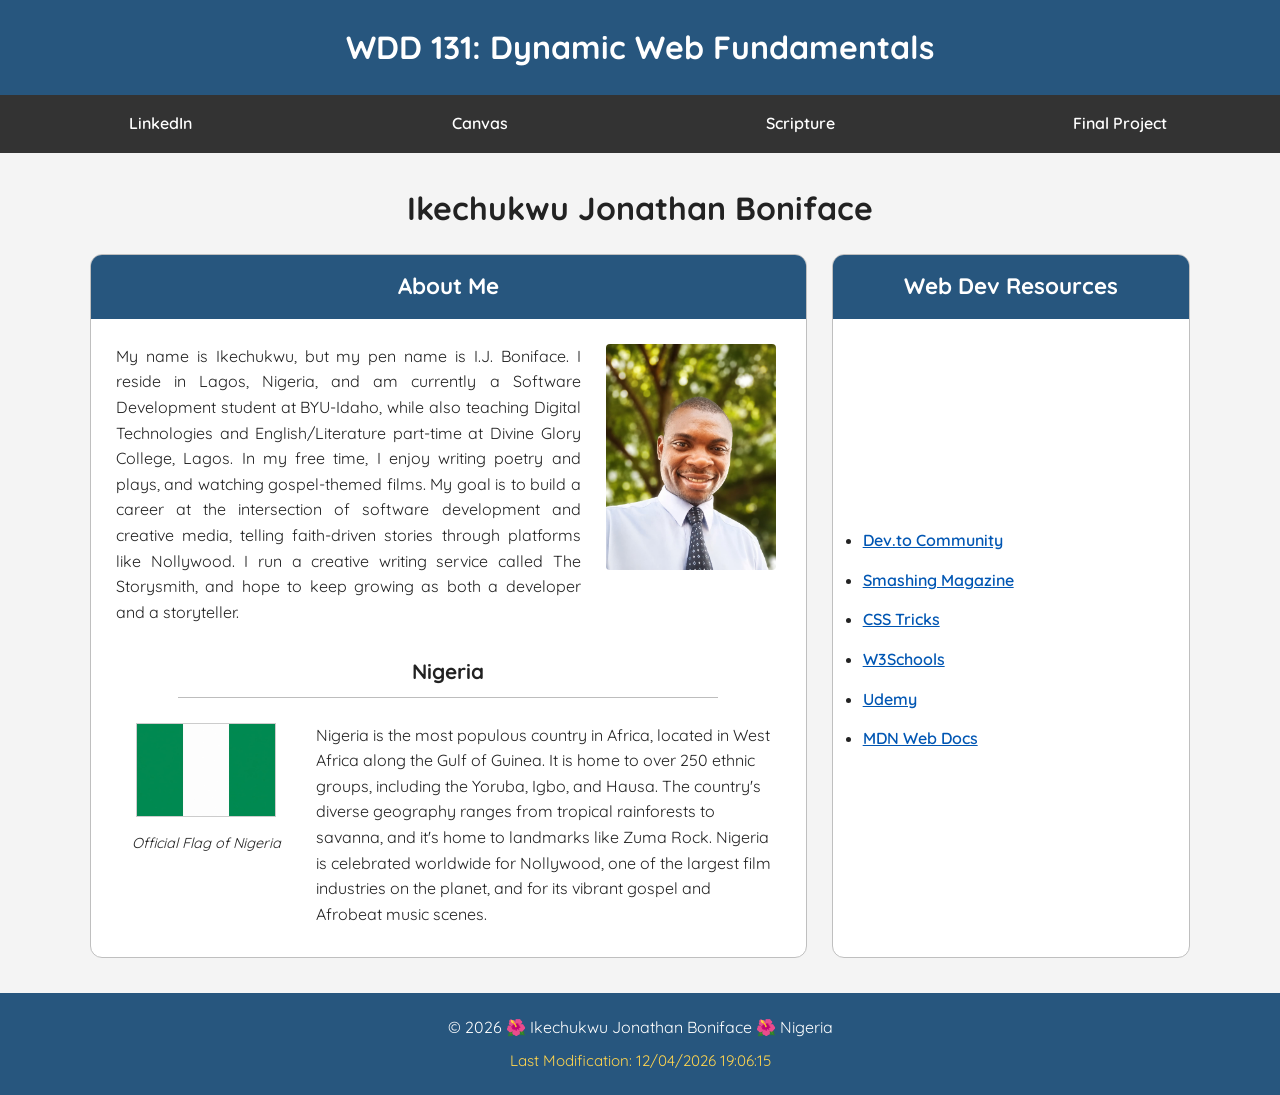
<file: index.html>
<!DOCTYPE html>
<html lang="en">

<head>
    <meta charset="UTF-8">
    <meta name="viewport" content="width=device-width, initial-scale=1.0">

    <title>WDD 131 – Dynamic Web Fundamentals – Ikechukwu Jonathan Boniface</title>

    <meta name="description"
        content="WDD 131 – Dynamic Web Fundamentals | Ikechukwu Jonathan Boniface | HTML, CSS, JavaScript, Personal Homepage">

    <meta name="author" content="Ikechukwu Jonathan Boniface">

    <link rel="preconnect" href="https://fonts.googleapis.com">
    <link rel="preconnect" href="https://fonts.gstatic.com" crossorigin>

    <link href="https://fonts.googleapis.com/css2?family=Quicksand:wght@400;500;600;700&display=swap" rel="stylesheet">

    <link rel="stylesheet" href="styles/base.css">

    <script src="scripts/getdates.js" defer></script>

</head>

<body>

    <header>

        <span id="course-title">
            WDD 131: Dynamic Web Fundamentals
        </span>

        <nav>

            <a href="https://www.linkedin.com/in/ikechukwu-boniface-754640135" target="_blank">LinkedIn</a>

            <a href="https://byupw.instructure.com/" target="_blank">Canvas</a>

            <a href="https://www.churchofjesuschrist.org/study/scriptures/bofm/1-ne/3?lang=eng&id=p7#p7"
                target="_blank">
                Scripture
            </a>

            <a href="#">Final Project</a>

        </nav>

    </header>

    <main>

        <h1>Ikechukwu Jonathan Boniface</h1>

        <section class="card">

            <h2>About Me</h2>

            <div class="about-container">

                <div class="about-text">

                    <p>
                        My name is Ikechukwu, but my pen name is I.J. Boniface. I reside in Lagos, Nigeria, and am
                        currently a Software
                        Development student at BYU-Idaho, while also teaching Digital Technologies and
                        English/Literature part-time at Divine
                        Glory College, Lagos. In my free time, I enjoy writing poetry and plays, and watching
                        gospel-themed films. My goal is to build
                        a career at the intersection of software development and creative media, telling faith-driven
                        stories through platforms
                        like Nollywood. I run a creative writing service called The Storysmith, and hope to keep growing
                        as both a developer and
                        a storyteller.
                    </p>

                </div>

                <div class="profile-image">

                    <img src="images/ij-boniface.jpg" alt="Profile Photo">

                </div>

            </div>

            <div class="country-title">

                <h3>Nigeria</h3>

            </div>

            <div class="country-container">

                <figure>

                    <img src="images/flag.jpg" alt="Country Flag">

                    <figcaption>Official Flag of Nigeria</figcaption>

                </figure>

                <div>

                    <p>
                        Nigeria is the most populous country in Africa, located in West Africa along the Gulf of Guinea.
                        It is home to over 250
                        ethnic groups, including the Yoruba, Igbo, and Hausa. The country's diverse geography ranges
                        from tropical rainforests
                        to savanna, and it's home to landmarks like Zuma Rock. Nigeria is celebrated worldwide for
                        Nollywood, one of the largest
                        film industries on the planet, and for its vibrant gospel and Afrobeat music scenes.
                    </p>

                </div>

            </div>

        </section>

        <section class="card">

            <h2>Web Dev Resources</h2>

            <div class="resources">

                <ul>

                    <li><a href="https://dev.to/">Dev.to Community</a></li>

                    <li><a href="https://www.smashingmagazine.com/">Smashing Magazine</a></li>

                    <li><a href="https://css-tricks.com/">CSS Tricks</a></li>

                    <li><a href="https://www.w3schools.com/">W3Schools</a></li>

                    <li><a href="https://www.udemy.com/">Udemy</a></li>

                    <li><a href="https://developer.mozilla.org/" target="_blank">MDN Web Docs</a></li>

                </ul>

            </div>

        </section>

    </main>

    <footer>

        <p>

            &copy;
            <span id="currentyear"></span>

            🌺 Ikechukwu Jonathan Boniface 🌺 Nigeria

        </p>

        <p id="lastModified"></p>

    </footer>

</body>

</html>
</file>
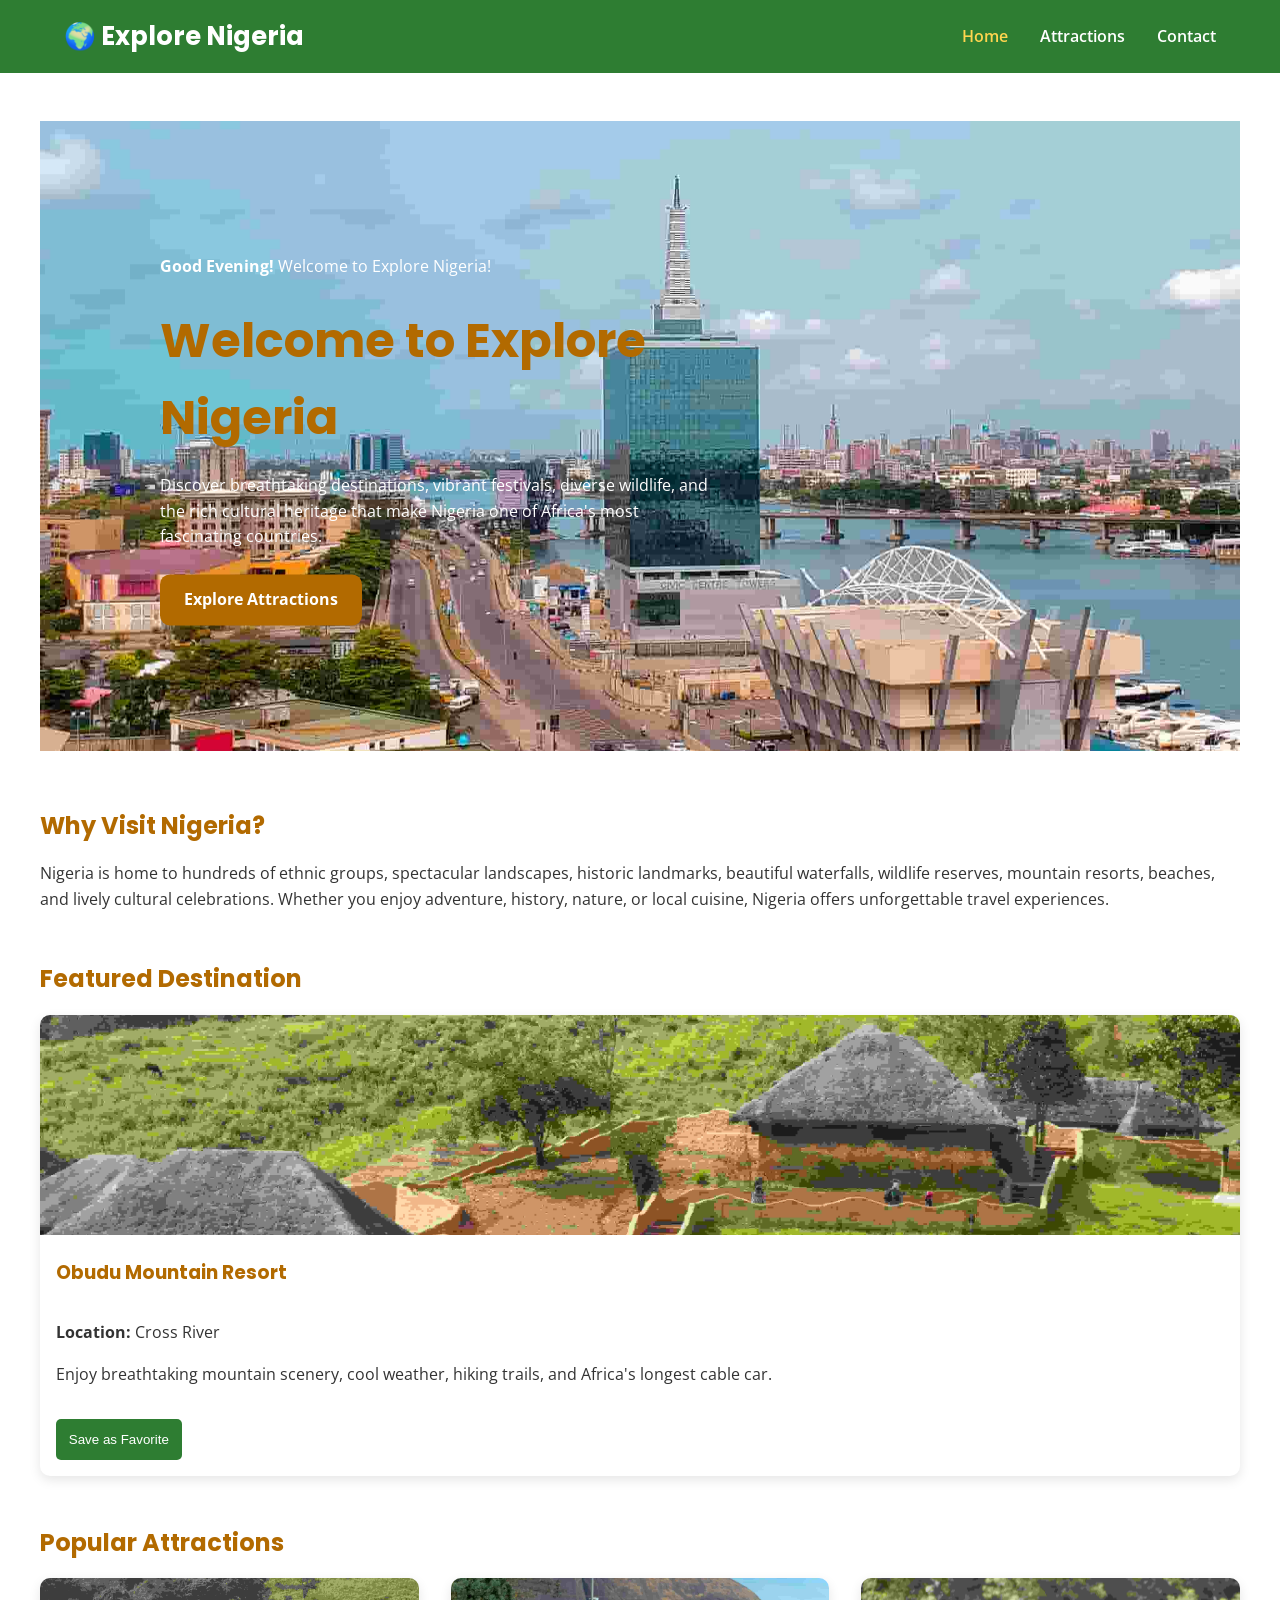
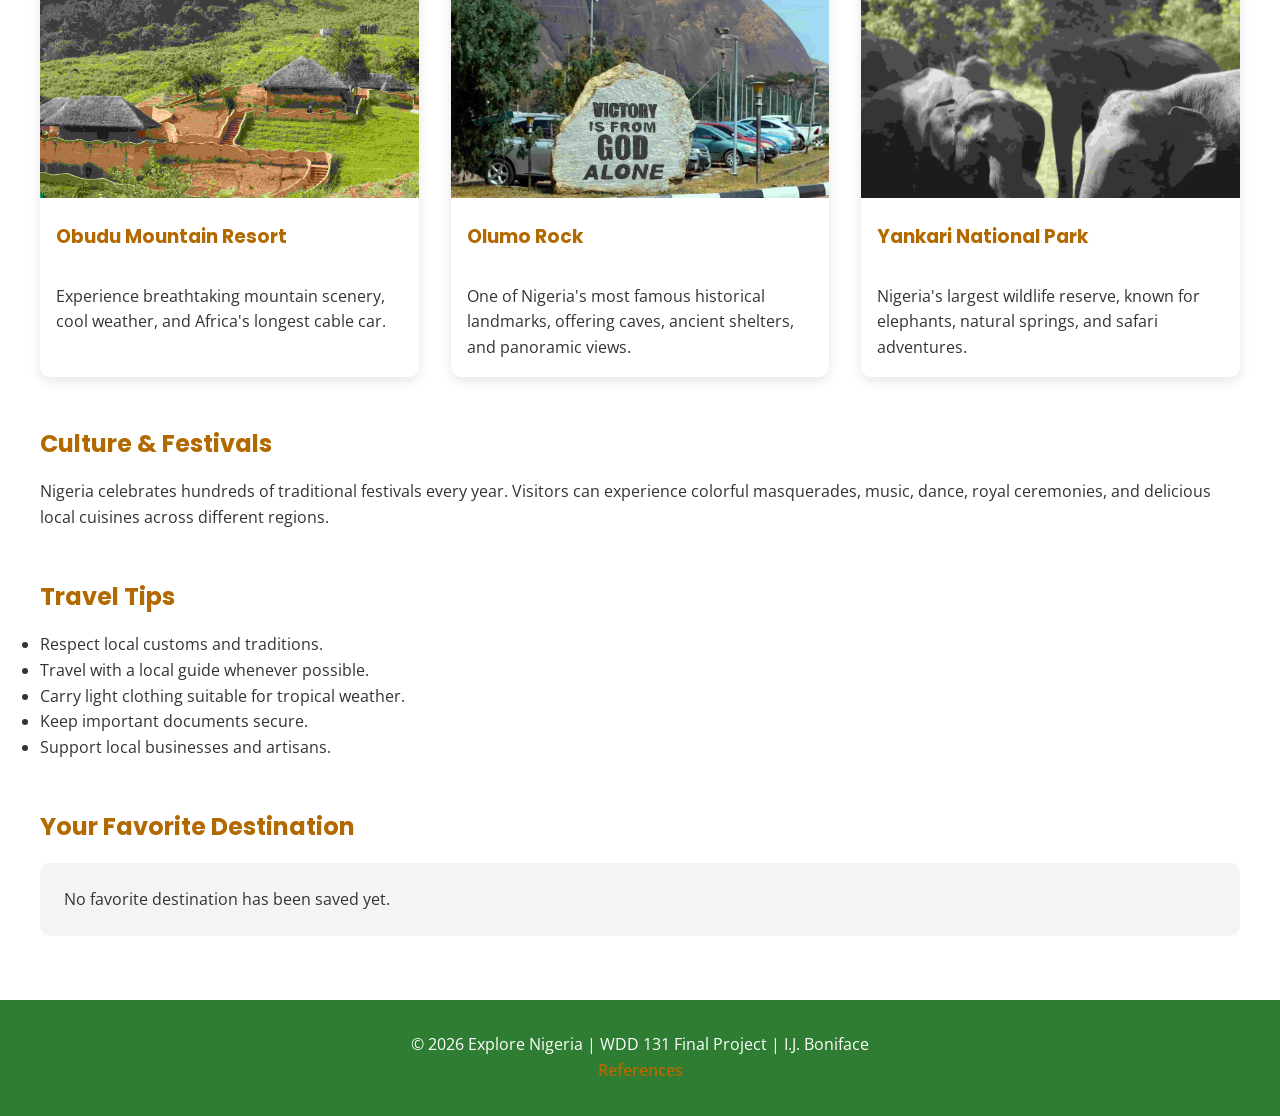
<file: project/index.html>
<!DOCTYPE html>
<html lang="en">

<head>
    <meta charset="UTF-8">
    <meta name="viewport" content="width=device-width, initial-scale=1.0">

    <title>Explore Nigeria | Home</title>
    <meta name="description"
        content="Discover Nigeria's culture, tourist attractions, festivals, and travel destinations.">
    <meta name="author" content="I.J. Boniface">

    <!-- Google Fonts -->
    <link rel="preconnect" href="https://fonts.googleapis.com">
    <link rel="preconnect" href="https://fonts.gstatic.com" crossorigin>

    <link
        href="https://fonts.googleapis.com/css2?family=Poppins:wght@400;600;700&family=Open+Sans:wght@400;600&display=swap"
        rel="stylesheet">

    <link rel="stylesheet" href="styles/style.css">
    
    <script src="scripts/main.js" defer></script>
</head>

<body>

    <header>

        <div class="logo">
            🌍 Explore Nigeria
        </div>

        <button id="menuButton" aria-label="Open Navigation">
            ☰
        </button>

        <nav id="navigation">

            <ul>

                <li><a href="index.html" class="active">Home</a></li>

                <li><a href="attractions.html">Attractions</a></li>

                <li><a href="contact.html">Contact</a></li>

            </ul>

        </nav>

    </header>

    <main>

        <section class="hero">

            <img src="images/hero.jpg" alt="Beautiful landscape of Nigeria" width="1400" height="650">

            <div class="hero-text">

                <h1>Welcome to Explore Nigeria</h1>

                <p>
                    Discover breathtaking destinations, vibrant festivals,
                    diverse wildlife, and the rich cultural heritage that make
                    Nigeria one of Africa's most fascinating countries.
                </p>

                <a href="attractions.html" class="button">
                    Explore Attractions
                </a>

            </div>

        </section>

        <section class="welcome">

            <h2>Why Visit Nigeria?</h2>

            <p>

                Nigeria is home to hundreds of ethnic groups, spectacular landscapes,
                historic landmarks, beautiful waterfalls, wildlife reserves,
                mountain resorts, beaches, and lively cultural celebrations.

                Whether you enjoy adventure, history, nature, or local cuisine,
                Nigeria offers unforgettable travel experiences.

            </p>

        </section>

        <section class="featured">

            <h2>Featured Destination</h2>

            <div id="featuredDestination">

                <!-- JavaScript inserts today's featured attraction -->

            </div>

        </section>

        <section>

            <h2>Popular Attractions</h2>

            <div class="card-container">

                <article class="card">

                    <img src="images/obudu.jpg" alt="Obudu Mountain Resort" loading="lazy">

                    <h3>Obudu Mountain Resort</h3>

                    <p>

                        Experience breathtaking mountain scenery,
                        cool weather,
                        and Africa's longest cable car.

                    </p>

                </article>

                <article class="card">

                    <img src="images/olumo.jpg" alt="Olumo Rock" loading="lazy">

                    <h3>Olumo Rock</h3>

                    <p>

                        One of Nigeria's most famous historical landmarks,
                        offering caves,
                        ancient shelters,
                        and panoramic views.

                    </p>

                </article>

                <article class="card">

                    <img src="images/yankari.jpg" alt="Yankari National Park" loading="lazy">

                    <h3>Yankari National Park</h3>

                    <p>

                        Nigeria's largest wildlife reserve,
                        known for elephants,
                        natural springs,
                        and safari adventures.

                    </p>

                </article>

            </div>

        </section>

        <section class="culture">

            <h2>Culture & Festivals</h2>

            <p>

                Nigeria celebrates hundreds of traditional festivals every year.
                Visitors can experience colorful masquerades,
                music,
                dance,
                royal ceremonies,
                and delicious local cuisines across different regions.

            </p>

        </section>

        <section class="tips">

            <h2>Travel Tips</h2>

            <ul>

                <li>Respect local customs and traditions.</li>

                <li>Travel with a local guide whenever possible.</li>

                <li>Carry light clothing suitable for tropical weather.</li>

                <li>Keep important documents secure.</li>

                <li>Support local businesses and artisans.</li>

            </ul>

        </section>

        <section class="favorites">

            <h2>Your Favorite Destination</h2>

            <div id="favoriteDestination">

                <p>No favorite destination has been saved yet.</p>

            </div>

        </section>

    </main>
<footer>
    <p>&copy; 2026 Explore Nigeria | WDD 131 Final Project | I.J. Boniface</p>

    <nav aria-label="Footer Navigation">
        <a href="references.html">References</a>
    </nav>
</footer>

</body>

</html>
</file>
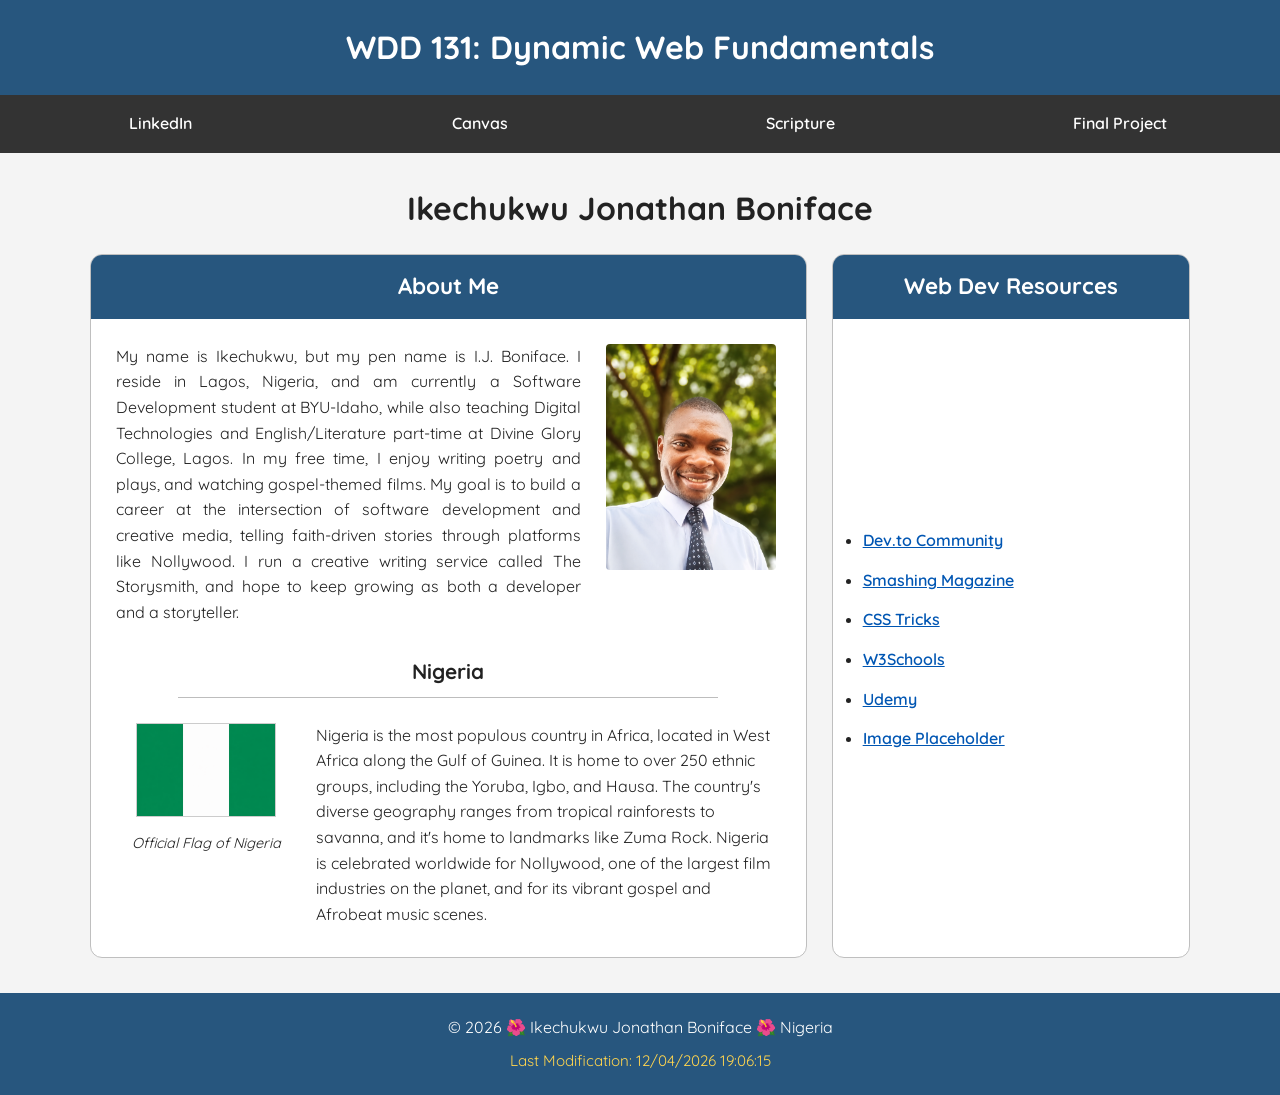
<file: Week01/index.html>
<!DOCTYPE html>
<html lang="en">

<head>
    <meta charset="UTF-8">
    <meta name="viewport" content="width=device-width, initial-scale=1.0">

    <title>WDD 131 – Dynamic Web Fundamentals – Ikechukwu Jonathan Boniface</title>

    <meta name="description"
        content="WDD 131 – Dynamic Web Fundamentals | Ikechukwu Jonathan Boniface | HTML, CSS, JavaScript, Personal Homepage">

    <meta name="author" content="Ikechukwu Jonathan Boniface">

    <link rel="preconnect" href="https://fonts.googleapis.com">
    <link rel="preconnect" href="https://fonts.gstatic.com" crossorigin>

    <link href="https://fonts.googleapis.com/css2?family=Quicksand:wght@400;500;600;700&display=swap" rel="stylesheet">

    <link rel="stylesheet" href="styles/base.css">

    <script src="scripts/getdates.js" defer></script>

</head>

<body>

    <header>

        <span id="course-title">
            WDD 131: Dynamic Web Fundamentals
        </span>

        <nav>

            <a href="https://www.linkedin.com/" target="_blank">LinkedIn</a>

            <a href="https://byupw.instructure.com/" target="_blank">Canvas</a>

            <a href="https://www.churchofjesuschrist.org/study/scriptures/bofm/1-ne/3?lang=eng&id=p7#p7"
                target="_blank">
                Scripture
            </a>

            <a href="#">Final Project</a>

        </nav>

    </header>

    <main>

        <h1>Ikechukwu Jonathan Boniface</h1>

        <section class="card">

            <h2>About Me</h2>

            <div class="about-container">

                <div class="about-text">

                    <p>
                        My name is Ikechukwu, but my pen name is I.J. Boniface. I reside in Lagos, Nigeria, and am
                        currently a Software
                        Development student at BYU-Idaho, while also teaching Digital Technologies and
                        English/Literature part-time at Divine
                        Glory College, Lagos. In my free time, I enjoy writing poetry and plays, and watching
                        gospel-themed films. My goal is to build
                        a career at the intersection of software development and creative media, telling faith-driven
                        stories through platforms
                        like Nollywood. I run a creative writing service called The Storysmith, and hope to keep growing
                        as both a developer and
                        a storyteller.
                    </p>

                </div>

                <div class="profile-image">

                    <img src="images/I.J. Boniface.png" alt="Profile Photo">

                </div>

            </div>

            <div class="country-title">

                <h3>Nigeria</h3>

            </div>

            <div class="country-container">

                <figure>

                    <img src="images/flag.png" alt="Country Flag">

                    <figcaption>Official Flag of Nigeria</figcaption>

                </figure>

                <div>

                    <p>
                        Nigeria is the most populous country in Africa, located in West Africa along the Gulf of Guinea.
                        It is home to over 250
                        ethnic groups, including the Yoruba, Igbo, and Hausa. The country's diverse geography ranges
                        from tropical rainforests
                        to savanna, and it's home to landmarks like Zuma Rock. Nigeria is celebrated worldwide for
                        Nollywood, one of the largest
                        film industries on the planet, and for its vibrant gospel and Afrobeat music scenes.
                    </p>

                </div>

            </div>

        </section>

        <section class="card">

            <h2>Web Dev Resources</h2>

            <div class="resources">

                <ul>

                    <li><a href="https://dev.to/">Dev.to Community</a></li>

                    <li><a href="https://www.smashingmagazine.com/">Smashing Magazine</a></li>

                    <li><a href="https://css-tricks.com/">CSS Tricks</a></li>

                    <li><a href="https://www.w3schools.com/">W3Schools</a></li>

                    <li><a href="https://www.udemy.com/">Udemy</a></li>

                    <li><a href="https://placeholder.com/">Image Placeholder</a></li>

                </ul>

            </div>

        </section>

    </main>

    <footer>

        <p>

            &copy;
            <span id="currentyear"></span>

            🌺 Ikechukwu Jonathan Boniface 🌺 Nigeria

        </p>

        <p id="lastModified"></p>

    </footer>

</body>

</html>
</file>
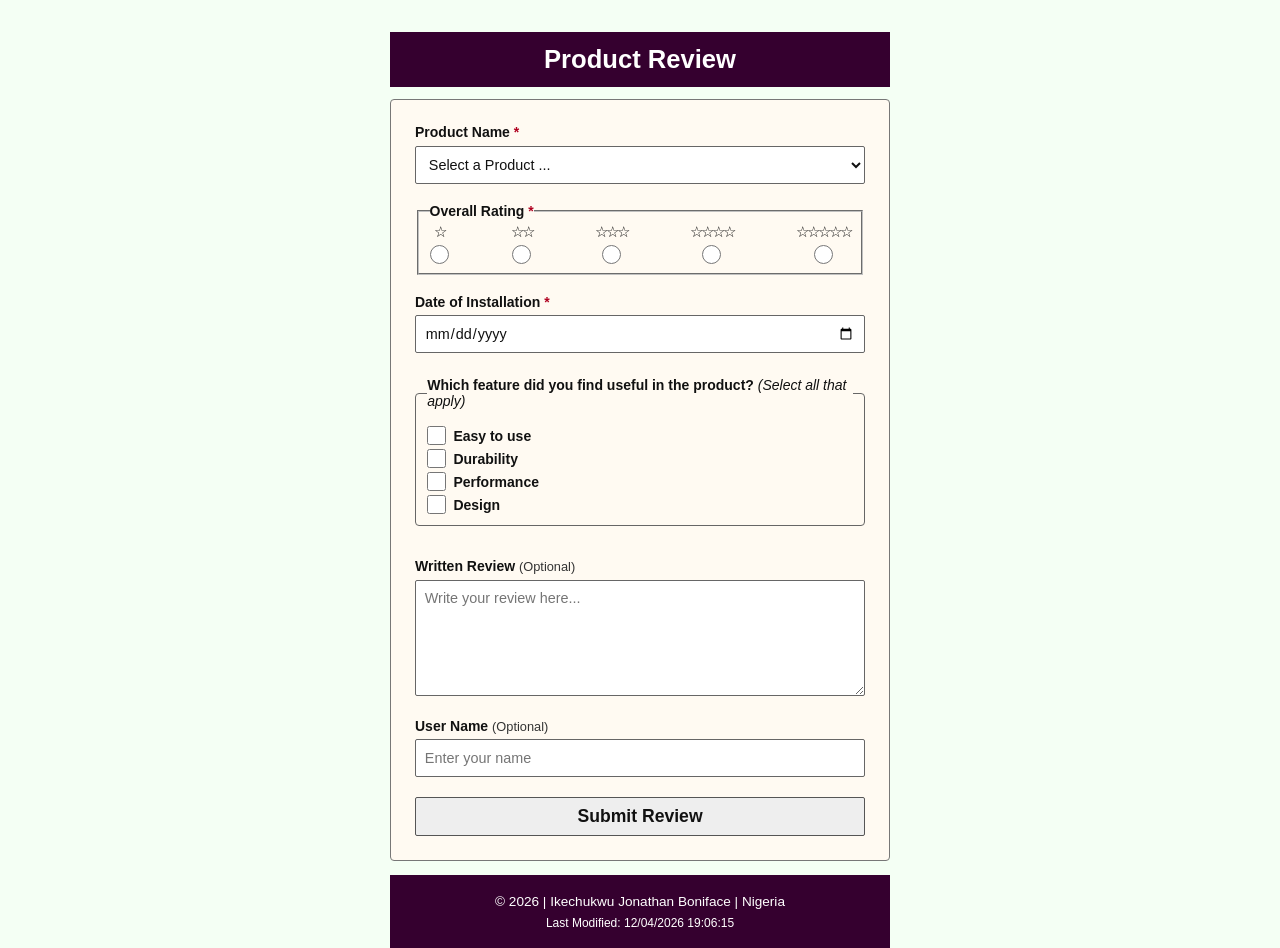
<file: form.html>
<!DOCTYPE html>
<html lang="en">

<head>
    <meta charset="UTF-8">
    <meta name="viewport" content="width=device-width, initial-scale=1.0">
    <meta name="description"
        content="Product review form. Share your experience with a product by submitting a rating and review.">
    <meta name="author" content="Ikechukwu Jonathan Boniface">

    <title>Product Review Form</title>

    <link rel="stylesheet" href="styles/form.css">
    <script src="scripts/form.js" defer></script>
</head>

<body>

    <header>
        <h1>Product Review</h1>
        <p>Share your experience with a product.</p>
    </header>

    <main>

        <form method="get" action="review.html">

            <!-- Product Name -->
            <div class="form-group">
                <label for="product">
                    Product Name
                    <span class="required" aria-hidden="true">*</span>
                </label>

                <select id="product" name="product" required>
                    <option value="" disabled selected>
                        Select a Product ...
                    </option>
                </select>
            </div>


        <!-- Overall Rating -->
        <div class="form-group rating-group">
        
            <fieldset class="rating-field">
        
                <legend>
                    Overall Rating
                    <span class="required" aria-hidden="true">*</span>
                </legend>
        
                <div class="rating-options">
        
                    <div class="rating-option">
                        <span class="star" aria-hidden="true">☆</span>
                        <input type="radio" id="rating1" name="rating" value="1" required>
                        <label for="rating1">1</label>
                    </div>
        
                    <div class="rating-option">
                        <span class="star" aria-hidden="true">☆☆</span>
                        <input type="radio" id="rating2" name="rating" value="2" required>
                        <label for="rating2">2</label>
                    </div>
        
                    <div class="rating-option">
                        <span class="star" aria-hidden="true">☆☆☆</span>
                        <input type="radio" id="rating3" name="rating" value="3" required>
                        <label for="rating3">3</label>
                    </div>
        
                    <div class="rating-option">
                        <span class="star" aria-hidden="true">☆☆☆☆</span>
                        <input type="radio" id="rating4" name="rating" value="4" required>
                        <label for="rating4">4</label>
                    </div>
        
                    <div class="rating-option">
                        <span class="star" aria-hidden="true">☆☆☆☆☆</span>
                        <input type="radio" id="rating5" name="rating" value="5" required>
                        <label for="rating5">5</label>
                    </div>
        
                </div>
        
            </fieldset>
        
        </div>

            <!-- Date of Installation -->
            <div class="form-group installation-group">

                <label for="installDate">
                    Date of Installation
                    <span class="required" aria-hidden="true">*</span>
                </label>

                <input
                    type="date"
                    id="installDate"
                    name="installDate"
                    required>

            </div>


            <!-- Useful Features -->
            <fieldset class="features-fieldset">

                <legend>
                    Which feature did you find useful in the product?
                    <em>(Select all that apply)</em>
                </legend>

                <div class="checkbox-group">

                    <label for="feature1">
                        <input
                            type="checkbox"
                            id="feature1"
                            name="features"
                            value="Easy to use">
                        Easy to use
                    </label>

                    <label for="feature2">
                        <input
                            type="checkbox"
                            id="feature2"
                            name="features"
                            value="Durability">
                        Durability
                    </label>

                    <label for="feature3">
                        <input
                            type="checkbox"
                            id="feature3"
                            name="features"
                            value="Performance">
                        Performance
                    </label>

                    <label for="feature4">
                        <input
                            type="checkbox"
                            id="feature4"
                            name="features"
                            value="Design">
                        Design
                    </label>

                </div>

            </fieldset>


            <!-- Written Review -->
            <div class="form-group">

                <label for="review">
                    Written Review
                    <span class="optional">(Optional)</span>
                </label>

                <textarea
                    id="review"
                    name="review"
                    rows="6"
                    placeholder="Write your review here..."></textarea>

            </div>


            <!-- User Name -->
            <div class="form-group">

                <label for="userName">
                    User Name
                    <span class="optional">(Optional)</span>
                </label>

                <input
                    type="text"
                    id="userName"
                    name="userName"
                    autocomplete="name"
                    placeholder="Enter your name">

            </div>


            <!-- Submit -->
            <input
                type="submit"
                value="Submit Review"
                class="submit-button">

        </form>

    </main>


    <footer>

        <p>
            &copy;
            <span id="currentyear"></span>
            | Ikechukwu Jonathan Boniface | Nigeria
        </p>

        <p id="lastModified"></p>

    </footer>

</body>

</html>
</file>
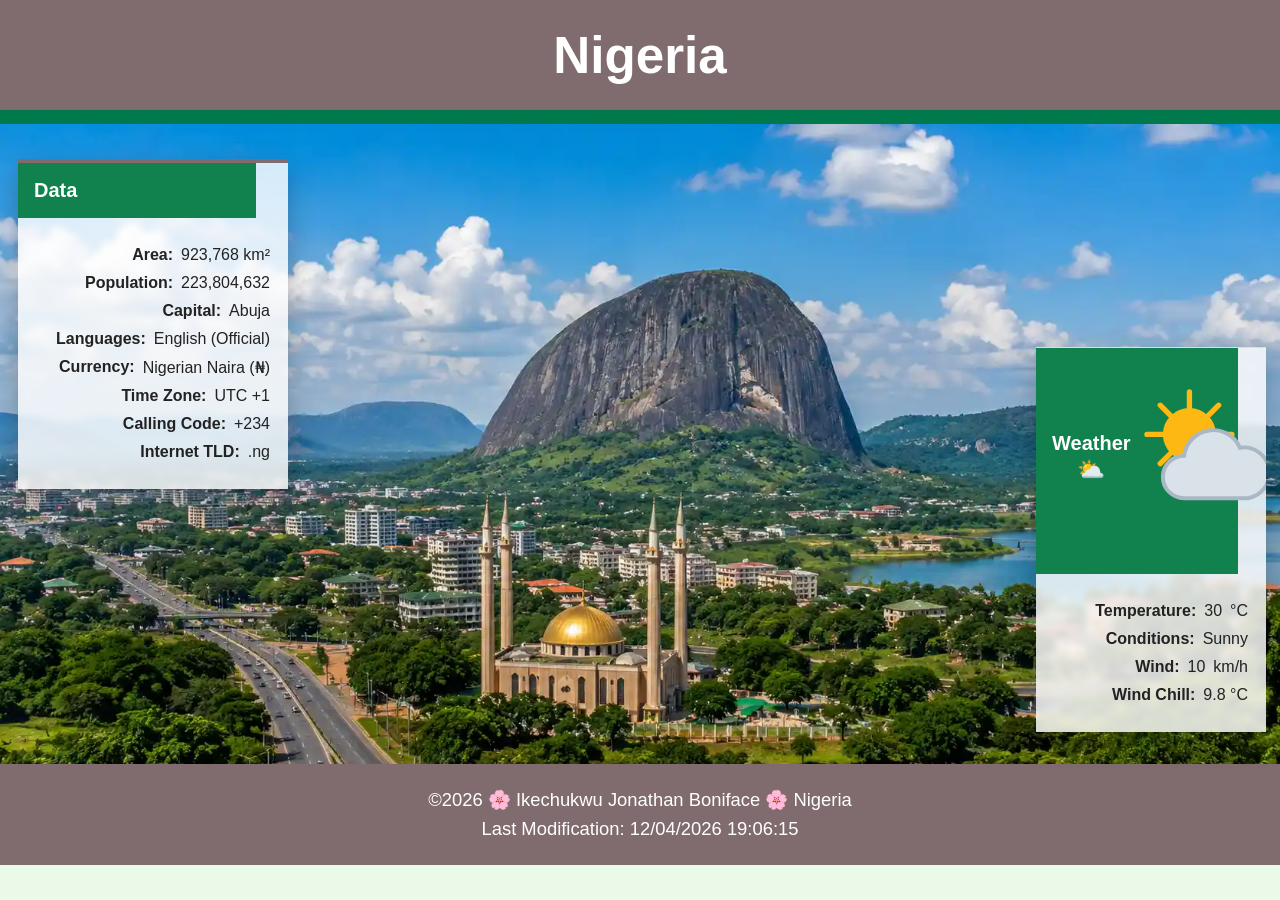
<file: place.html>
<!DOCTYPE html>
<html lang="en">

<head>
    <meta charset="UTF-8">
    <meta name="viewport" content="width=device-width, initial-scale=1.0">

    <title>Nigeria | WDD 131</title>

    <meta name="description"
        content="A responsive webpage that highlights Nigeria with essential country information.">
    
    <meta name="author" content="Ikechukwu Jonathan Boniface">

    <link rel="stylesheet" href="styles/place.css">
    <link rel="stylesheet" href="styles/place-large.css">

    <script src="scripts/place.js" defer></script>
</head>

<body>

    <header>
        <h1>Nigeria</h1>
    </header>

    <main>

        <section class="hero">

            <picture>

                <source media="(min-width: 768px)" srcset="images/nigeria-large.webp">

                <img src="images/nigeria-small.webp" alt="Beautiful landscape of Nigeria">

            </picture>

            <section class="card data-card">

                <div class="card-title">
                    <h2>Data</h2>
                </div>

                <div class="card-content">

                    <p><strong>Area:</strong> 923,768 km²</p>

                    <p><strong>Population:</strong> 223,804,632</p>

                    <p><strong>Capital:</strong> Abuja</p>

                    <p><strong>Languages:</strong> English (Official)</p>

                    <p><strong>Currency:</strong> Nigerian Naira (₦)</p>

                    <p><strong>Time Zone:</strong> UTC +1</p>

                    <p><strong>Calling Code:</strong> +234</p>

                    <p><strong>Internet TLD:</strong> .ng</p>

                </div>

            </section>

            <section class="card weather-card">

                <div class="card-title weather-title">

                    <h2>Weather</h2>

                    <img src="images/weather.svg" alt="Weather Icon" class="weather-icon">

                </div>

                <div class="card-content">

                    <p>
                        <strong>Temperature:</strong>
                        <span id="temp">30</span> °C
                    </p>

                    <p>
                        <strong>Conditions:</strong>
                        Sunny
                    </p>

                    <p>
                        <strong>Wind:</strong>
                        <span id="wind">10</span> km/h
                    </p>

                    <p>
                        <strong>Wind Chill:</strong>
                        <span id="windChill"></span>
                    </p>

                </div>

            </section>

        </section>

    </main>

    <footer>

        <p>
            &copy;<span id="year"></span>

            🌸 Ikechukwu Jonathan Boniface 🌸
            Nigeria
        </p>

        <p>
            Last Modification:
            <span id="lastModified"></span>
        </p>

    </footer>

</body>

</html>
</file>
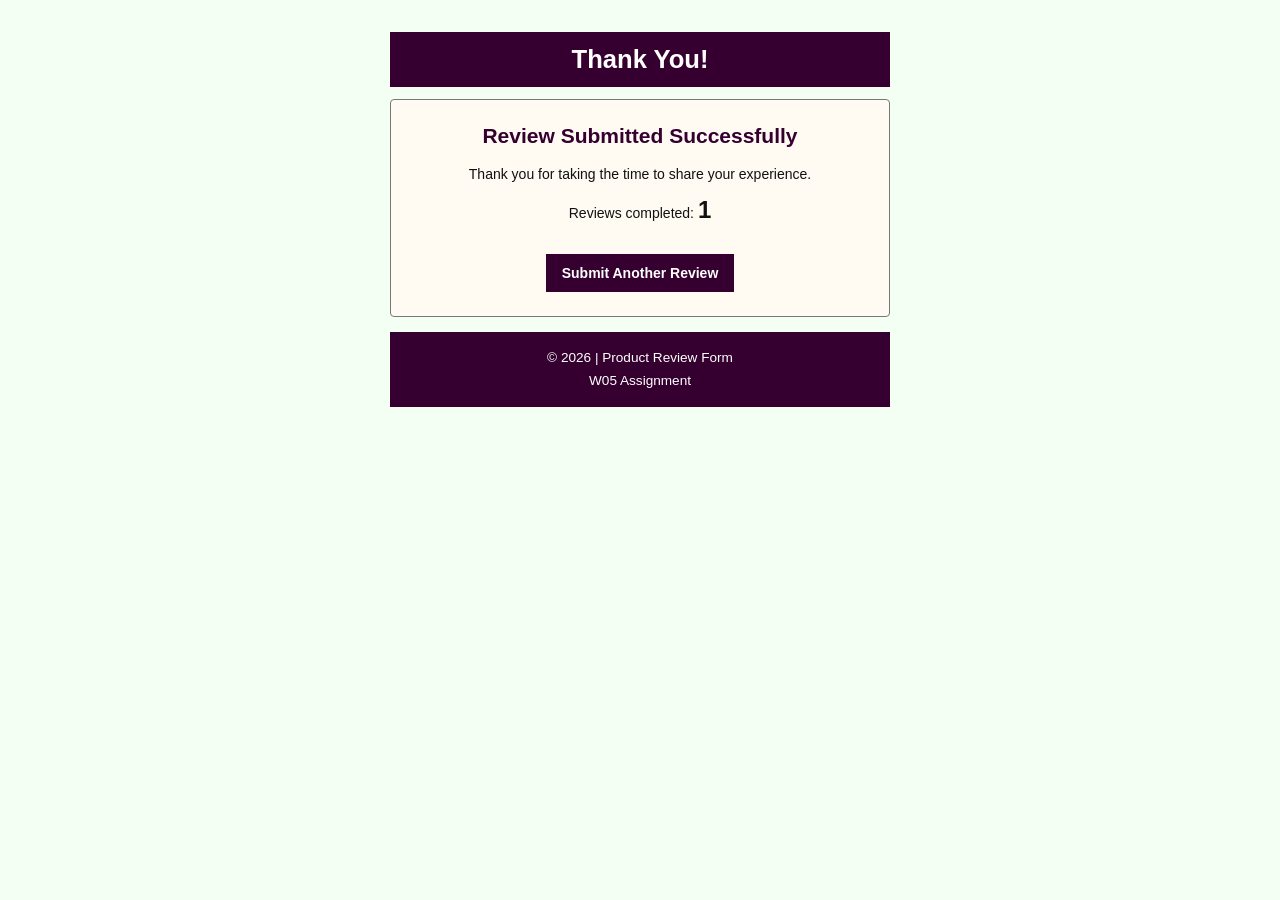
<file: review.html>
<!DOCTYPE html>
<html lang="en">

<head>
    <meta charset="UTF-8">
    <meta name="viewport" content="width=device-width, initial-scale=1.0">

    <meta name="description" content="Thank you for submitting your product review.">

    <title>Review Submitted</title>

    <link rel="stylesheet" href="styles/form.css">
</head>

<body>
    <header>
        <h1>Thank You!</h1>
        <p>Your product review has been submitted.</p>
    </header>

    <main>
        <section class="confirmation">
            <h2>Review Submitted Successfully</h2>

            <p>
                Thank you for taking the time to share your experience.
            </p>

            <p>
                Reviews completed:
                <strong id="reviewCount">0</strong>
            </p>

            <a href="form.html" class="return-link">
                Submit Another Review
            </a>
        </section>
    </main>

    <footer>
        <p>&copy; 2026 | Product Review Form</p>
        <p>W05 Assignment</p>
    </footer>

    <script>
        let reviewCount = Number(localStorage.getItem("reviewCount")) || 0;

        reviewCount += 1;

        localStorage.setItem("reviewCount", reviewCount);

        document.querySelector("#reviewCount").textContent = reviewCount;
    </script>
</body>

</html>
</file>
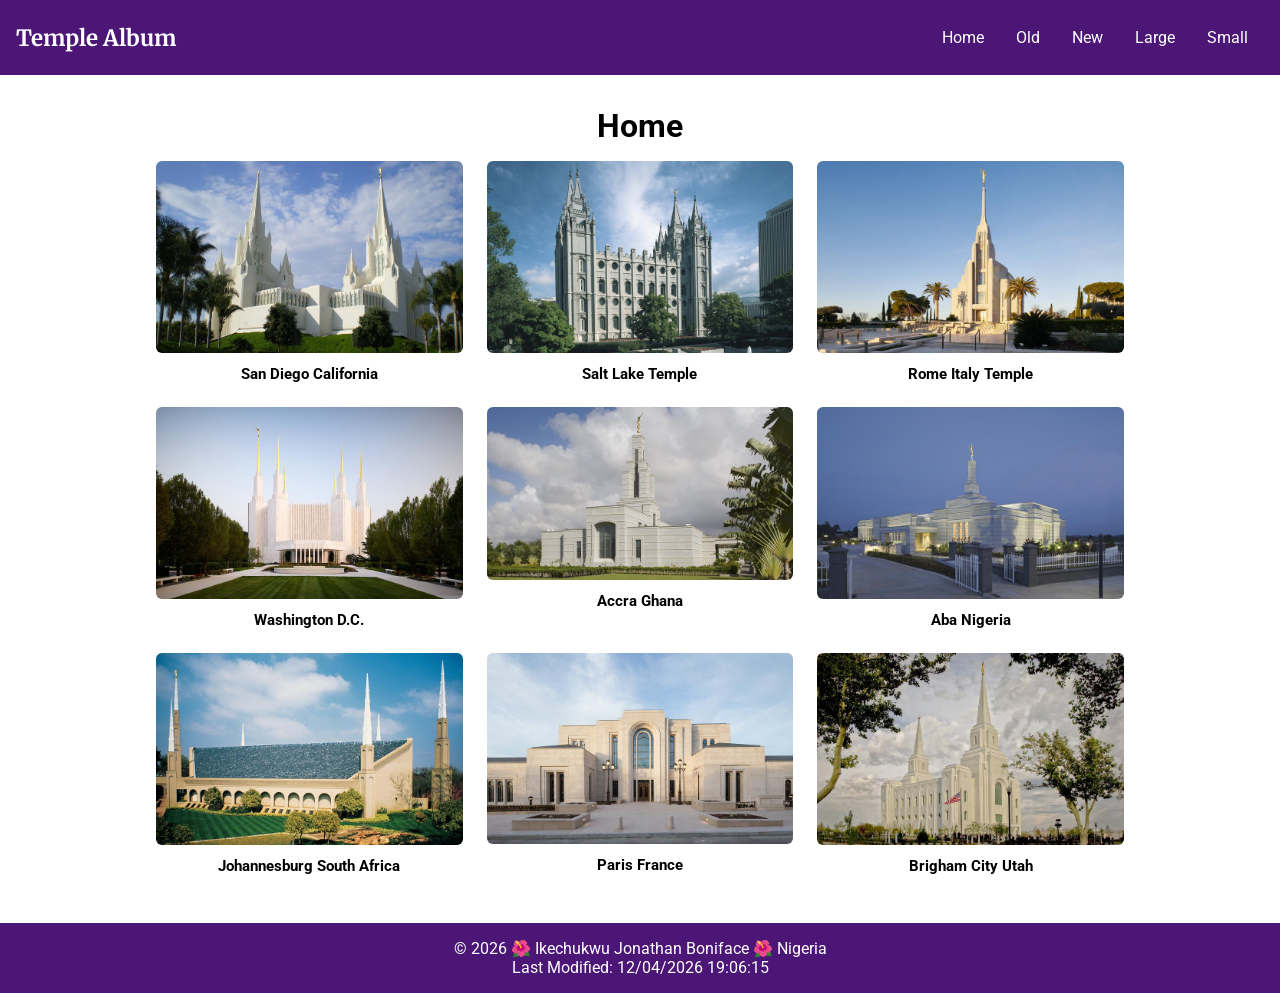
<file: temples.html>
<!DOCTYPE html>
<html lang="en-US">

<head>
    <meta charset="UTF-8">
    <meta name="viewport" content="width=device-width, initial-scale=1.0">

    <title>Temple Album</title>

    <meta name="description"
        content="A responsive temple photo album showcasing beautiful temples with a mobile-first design.">

    <meta name="author" content="Ikechukwu Jonathan Boniface">

    <link rel="preconnect" href="https://fonts.googleapis.com">
    <link rel="preconnect" href="https://fonts.gstatic.com" crossorigin>

    <link href="https://fonts.googleapis.com/css2?family=Roboto:wght@400;700&family=Merriweather:wght@700&display=swap"
        rel="stylesheet">

    <link rel="stylesheet" href="styles/temples.css">
    <link rel="stylesheet" href="styles/temples-large.css">

    <script src="scripts/temples.js" defer></script>

</head>

<body>

    <header>

        <h2>Temple Album</h2>

        <button id="menu" aria-label="Navigation Menu"></button>

        <nav class="navigation">

            <a href="#">Home</a>
            <a href="#">Old</a>
            <a href="#">New</a>
            <a href="#">Large</a>
            <a href="#">Small</a>

        </nav>

    </header>

    <main>

        <h1>Home</h1>

        <div class="gallery">

            <figure>
                <img src="images/san-california.jpg" alt="San Diego California Temple" loading="lazy">
                <figcaption>San Diego California</figcaption>
            </figure>

            <figure>
                <img src="images/salt-lake.jpg" alt="Salt Lake Temple" loading="lazy">
                <figcaption>Salt Lake Temple</figcaption>
            </figure>

            <figure>
                <img src="images/rome-italy.jpg" alt="Rome Italy Temple" loading="lazy">
                <figcaption>Rome Italy Temple</figcaption>
            </figure>

            <figure>
                <img src="images/washington-dc.jpeg" alt="Washington D.C. Temple" loading="lazy">
                <figcaption>Washington D.C.</figcaption>
            </figure>

            <figure>
                <img src="images/accra-ghana.jpg" alt="Accra Ghana Temple" loading="lazy">
                <figcaption>Accra Ghana</figcaption>
            </figure>

            <figure>
                <img src="images/aba-nigeria.jpg" alt="Aba Nigeria Temple" loading="lazy">
                <figcaption>Aba Nigeria</figcaption>
            </figure>

            <figure>
                <img src="images/johannesburg-south-africa.jpg" alt="Johannesburg South Africa Temple" loading="lazy">
                <figcaption>Johannesburg South Africa</figcaption>
            </figure>

            <figure>
                <img src="images/paris-france.jpg" alt="Paris France Temple" loading="lazy">
                <figcaption>Paris France</figcaption>
            </figure>

            <figure>
                <img src="images/brigham-utah.jpg" alt="Brigham City Utah Temple" loading="lazy">
                <figcaption>Brigham City Utah</figcaption>
            </figure>

        </div>

    </main>

    <footer>

        <p>
            &copy; <span id="currentyear"></span>
            🌺 Ikechukwu Jonathan Boniface 🌺 Nigeria
        </p>

        <p id="lastModified"></p>

    </footer>

</body>

</html>
</file>
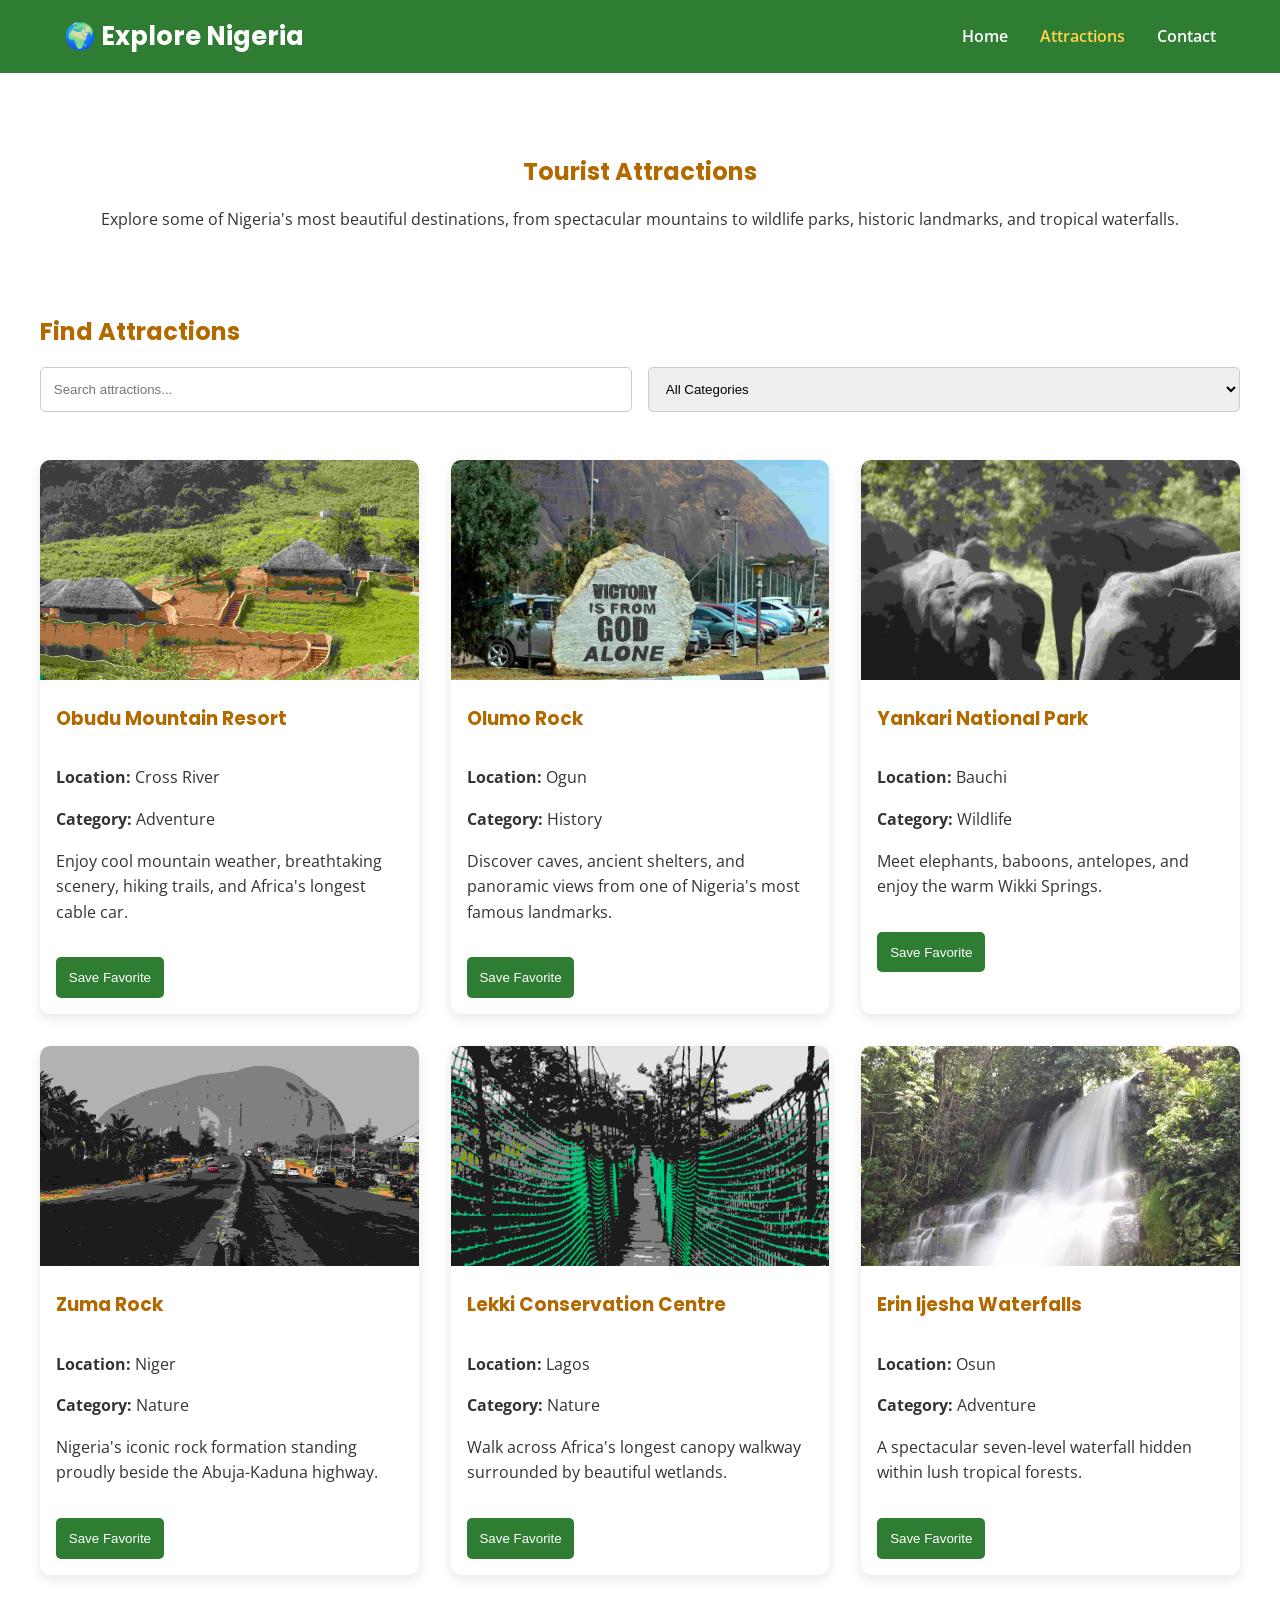
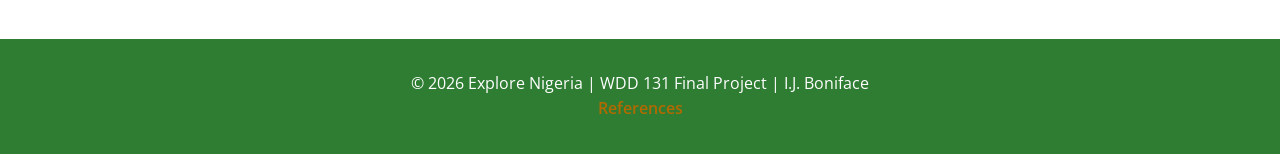
<file: project/attractions.html>
<!DOCTYPE html>
<html lang="en">

<head>
    <meta charset="UTF-8">
    <meta name="viewport" content="width=device-width, initial-scale=1.0">

    <title>Explore Nigeria | Attractions</title>

<meta name="description" content="Discover Nigeria's most popular tourist attractions, featuring national parks, historic landmarks, mountain resorts, waterfalls, and memorable moments.">
    <meta name="author" content="I.J. Boniface">

    <link rel="preconnect" href="https://fonts.googleapis.com">
    <link rel="preconnect" href="https://fonts.gstatic.com" crossorigin>

    <link
        href="https://fonts.googleapis.com/css2?family=Poppins:wght@400;600;700&family=Open+Sans:wght@400;600&display=swap"
        rel="stylesheet">

    <link rel="stylesheet" href="styles/style.css">
    
    <script src="scripts/attractions.js" defer></script>

</head>

<body>

    <header>

        <div class="logo">
            🌍 Explore Nigeria
        </div>

        <button id="menuButton" aria-label="Open Navigation">
            ☰
        </button>

        <nav id="navigation">

            <ul>

                <li><a href="index.html">Home</a></li>

                <li><a href="attractions.html" class="active">Attractions</a></li>

                <li><a href="contact.html">Contact</a></li>

            </ul>

        </nav>

    </header>

    <main>

        <section class="page-banner">

            <h1>Tourist Attractions</h1>

            <p>

                Explore some of Nigeria's most beautiful destinations,
                from spectacular mountains to wildlife parks,
                historic landmarks,
                and tropical waterfalls.

            </p>

        </section>

        <section class="filters">

            <h2>Find Attractions</h2>

            <div class="filter-controls">

                <input type="search" id="searchBox" placeholder="Search attractions..." aria-label="Search attractions">

                <select id="categoryFilter">

                    <option value="All">All Categories</option>

                    <option value="Nature">Nature</option>

                    <option value="Wildlife">Wildlife</option>

                    <option value="History">History</option>

                    <option value="Adventure">Adventure</option>

                </select>

            </div>

        </section>

        <section>

            <div id="attractionsContainer" class="card-container">

                <!-- JavaScript will create attraction cards here -->

            </div>

        </section>

    </main>

<footer>
    <p>&copy; 2026 Explore Nigeria | WDD 131 Final Project | I.J. Boniface</p>

    <nav aria-label="Footer Navigation">
        <a href="references.html">References</a>
    </nav>
</footer>

</body>

</html>
</file>
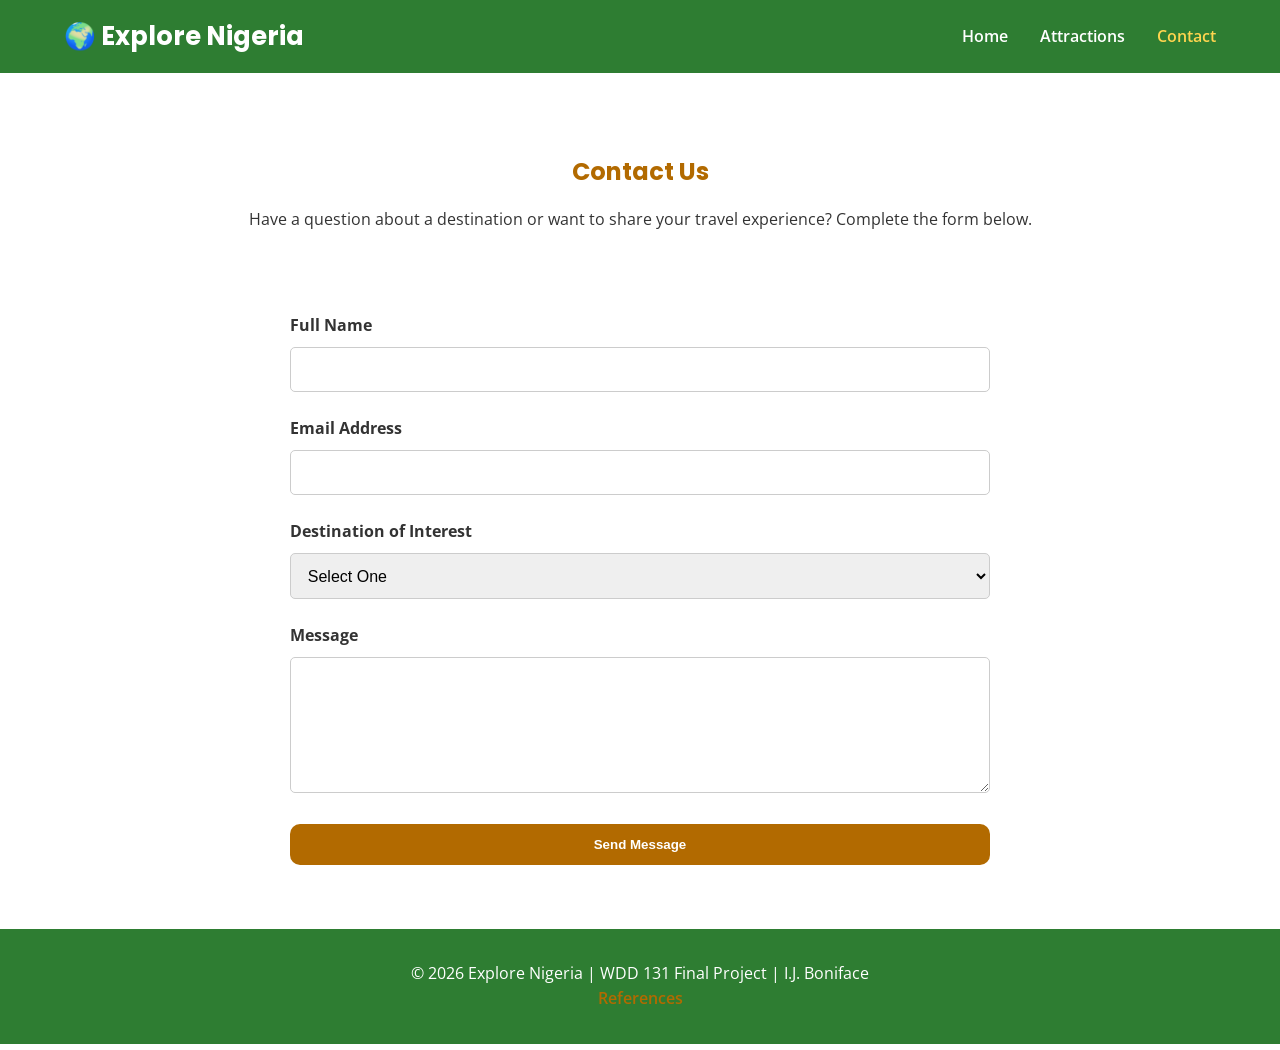
<file: project/contact.html>
<!DOCTYPE html>
<html lang="en">

<head>

    <meta charset="UTF-8">

    <meta name="viewport" content="width=device-width, initial-scale=1.0">

    <title>Explore Nigeria | Contact</title>

    <meta name="description" content="Send us questions or feedback about destinations in Nigeria.">

    <meta name="author" content="I.J. Boniface">

    <link rel="preconnect" href="https://fonts.googleapis.com">

    <link rel="preconnect" href="https://fonts.gstatic.com" crossorigin>

    <link
        href="https://fonts.googleapis.com/css2?family=Poppins:wght@400;600;700&family=Open+Sans:wght@400;600&display=swap"
        rel="stylesheet">

    <link rel="stylesheet" href="styles/style.css">
    
    <script src="scripts/contact.js" defer></script>
</head>

<body>

    <header>

        <div class="logo">

            🌍 Explore Nigeria

        </div>

        <button id="menuButton" aria-label="Open Navigation">

            ☰

        </button>

        <nav id="navigation">

            <ul>

                <li><a href="index.html">Home</a></li>

                <li><a href="attractions.html">Attractions</a></li>

                <li><a href="contact.html" class="active">Contact</a></li>

            </ul>

        </nav>

    </header>

    <main>

        <section class="page-banner">

            <h1>Contact Us</h1>

            <p>

                Have a question about a destination or want to share your travel experience?
                Complete the form below.

            </p>

        </section>

        <section class="form-section">

            <form id="contactForm" novalidate>

                <div class="form-group">

                    <label for="fullname">Full Name</label>

                    <input type="text" id="fullname" name="fullname" required>

                </div>

                <div class="form-group">

                    <label for="email">Email Address</label>

                    <input type="email" id="email" name="email" required>

                </div>

                <div class="form-group">

                    <label for="destination">

                        Destination of Interest

                    </label>

                    <select id="destination" name="destination" required>

                        <option value="">Select One</option>

                        <option>Obudu Mountain Resort</option>

                        <option>Olumo Rock</option>

                        <option>Zuma Rock</option>

                        <option>Yankari National Park</option>

                        <option>Lekki Conservation Centre</option>

                        <option>Erin Ijesha Waterfalls</option>

                    </select>

                </div>

                <div class="form-group">

                    <label for="message">

                        Message

                    </label>

                    <textarea id="message" name="message" rows="6" required></textarea>

                </div>

                <button type="submit" class="button">

                    Send Message

                </button>

            </form>

            <div id="formResponse"></div>

        </section>

    </main>
<footer>
    <p>&copy; 2026 Explore Nigeria | WDD 131 Final Project | I.J. Boniface</p>

    <nav aria-label="Footer Navigation">
        <a href="references.html">References</a>
    </nav>
</footer>

</body>

</html>
</file>
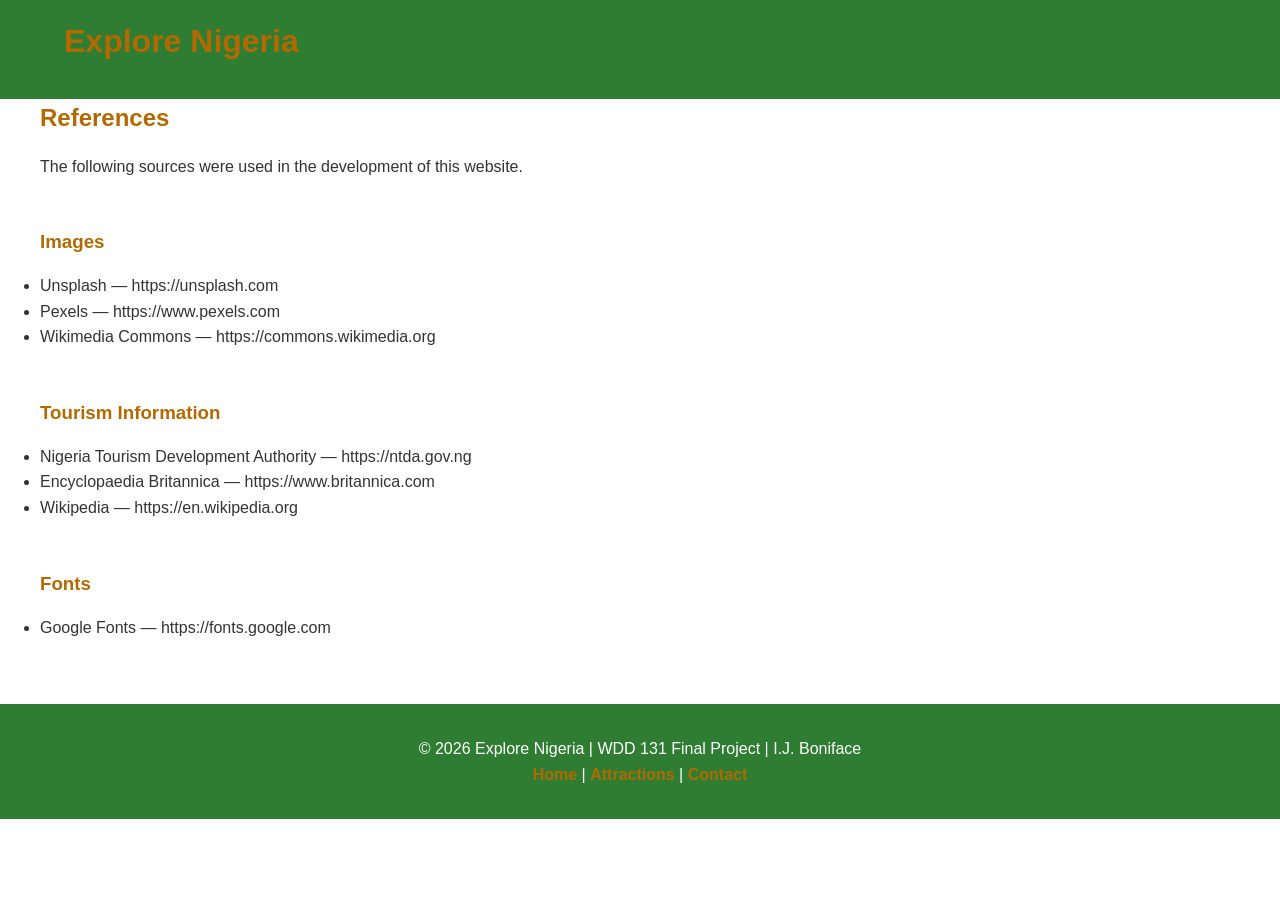
<file: project/references.html>
<!DOCTYPE html>
<html lang="en">

<head>

    <meta charset="UTF-8">

    <meta name="viewport" content="width=device-width, initial-scale=1.0">

    <meta name="description"
        content="References for the Explore Nigeria website, including image credits, tourism information, and font sources used throughout the project.">

    <meta name="author" content="I.J. Boniface">

    <title>References | Explore Nigeria</title>

    <link rel="stylesheet" href="styles/style.css">

</head>

<body>

    <header>

        <h1>Explore Nigeria</h1>

    </header>

    <main>

        <h2>References</h2>

        <p>
            The following sources were used in the development of this website.
        </p>

        <section>

            <h3>Images</h3>

            <ul>
                <li>Unsplash — https://unsplash.com</li>
                <li>Pexels — https://www.pexels.com</li>
                <li>Wikimedia Commons — https://commons.wikimedia.org</li>
            </ul>

        </section>

        <section>

            <h3>Tourism Information</h3>

            <ul>
                <li>Nigeria Tourism Development Authority — https://ntda.gov.ng</li>
                <li>Encyclopaedia Britannica — https://www.britannica.com</li>
                <li>Wikipedia — https://en.wikipedia.org</li>
            </ul>

        </section>

        <section>

            <h3>Fonts</h3>

            <ul>
                <li>Google Fonts — https://fonts.google.com</li>
            </ul>

        </section>

    </main>

    <footer>

        <p>&copy; 2026 Explore Nigeria | WDD 131 Final Project | I.J. Boniface</p>

        <nav aria-label="Footer Navigation">
            <a href="index.html">Home</a> |
            <a href="attractions.html">Attractions</a> |
            <a href="contact.html">Contact</a>
        </nav>

    </footer>

</body>

</html>
</file>
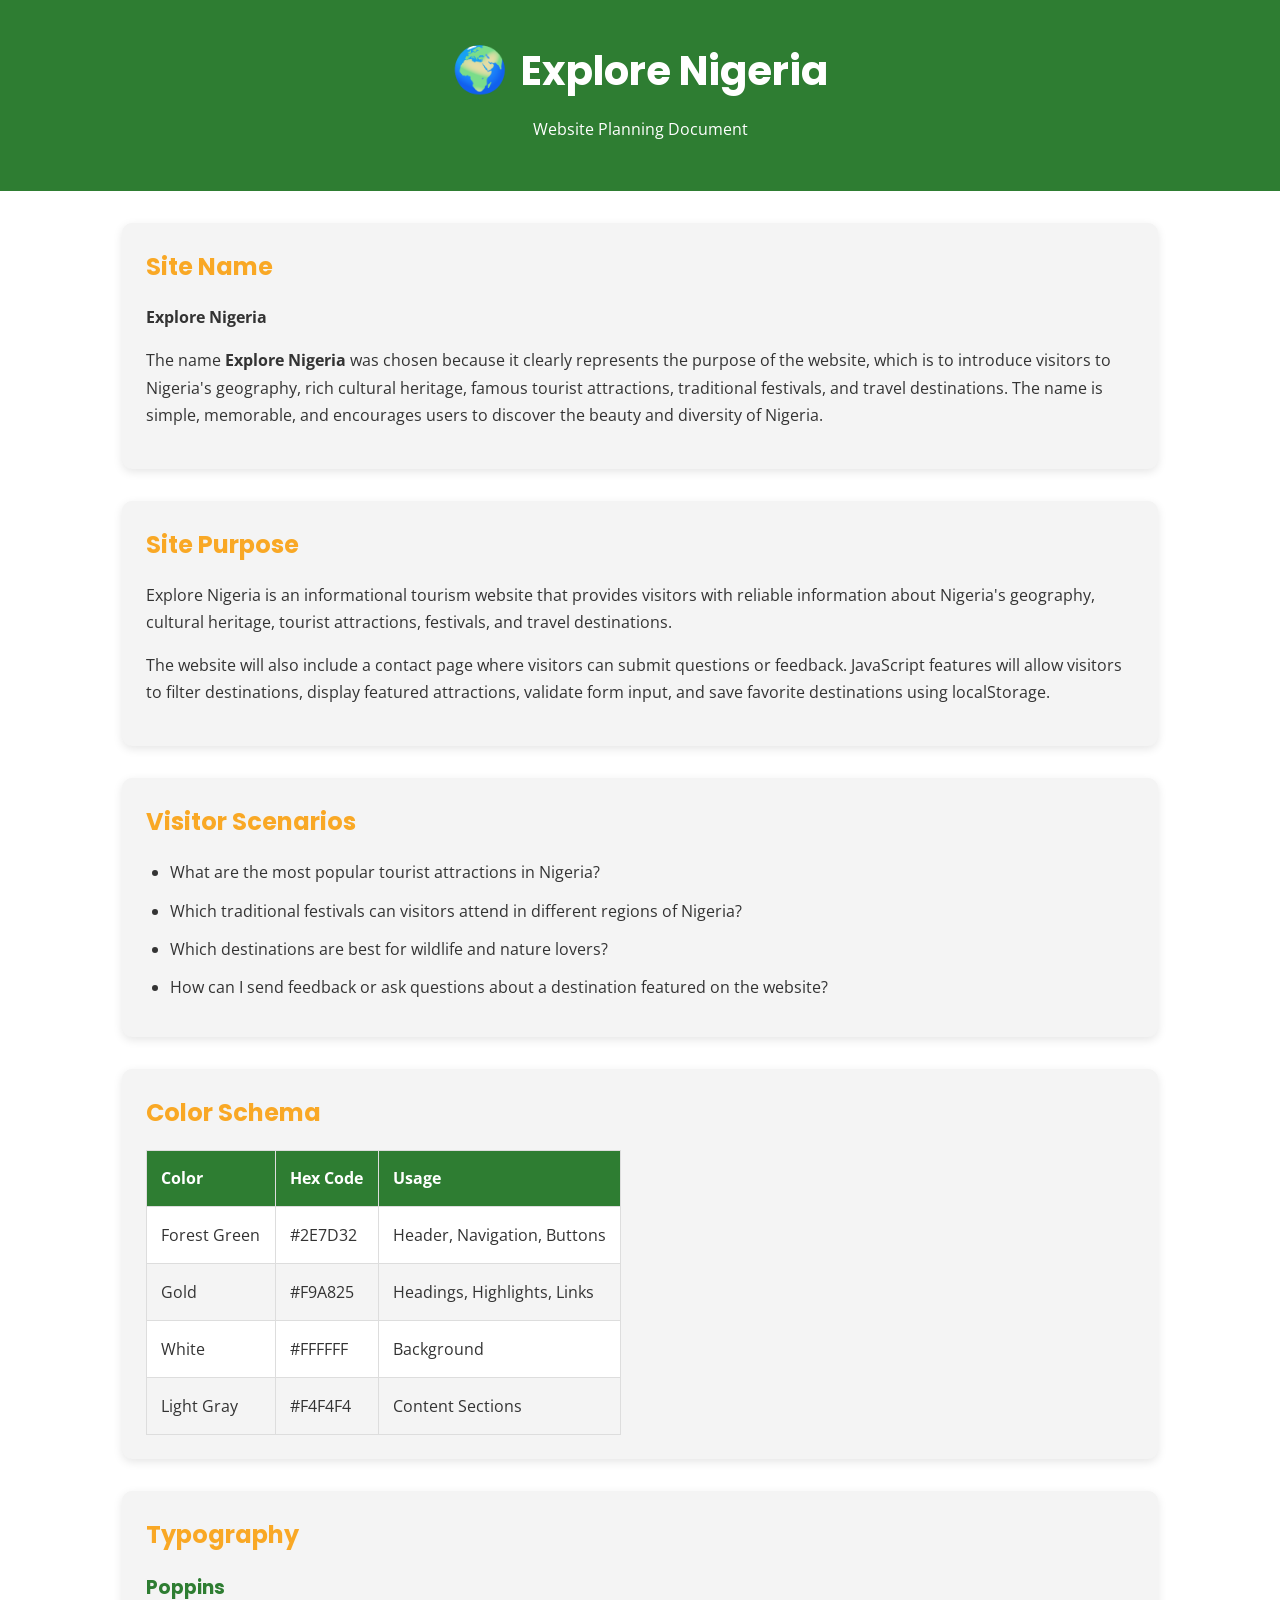
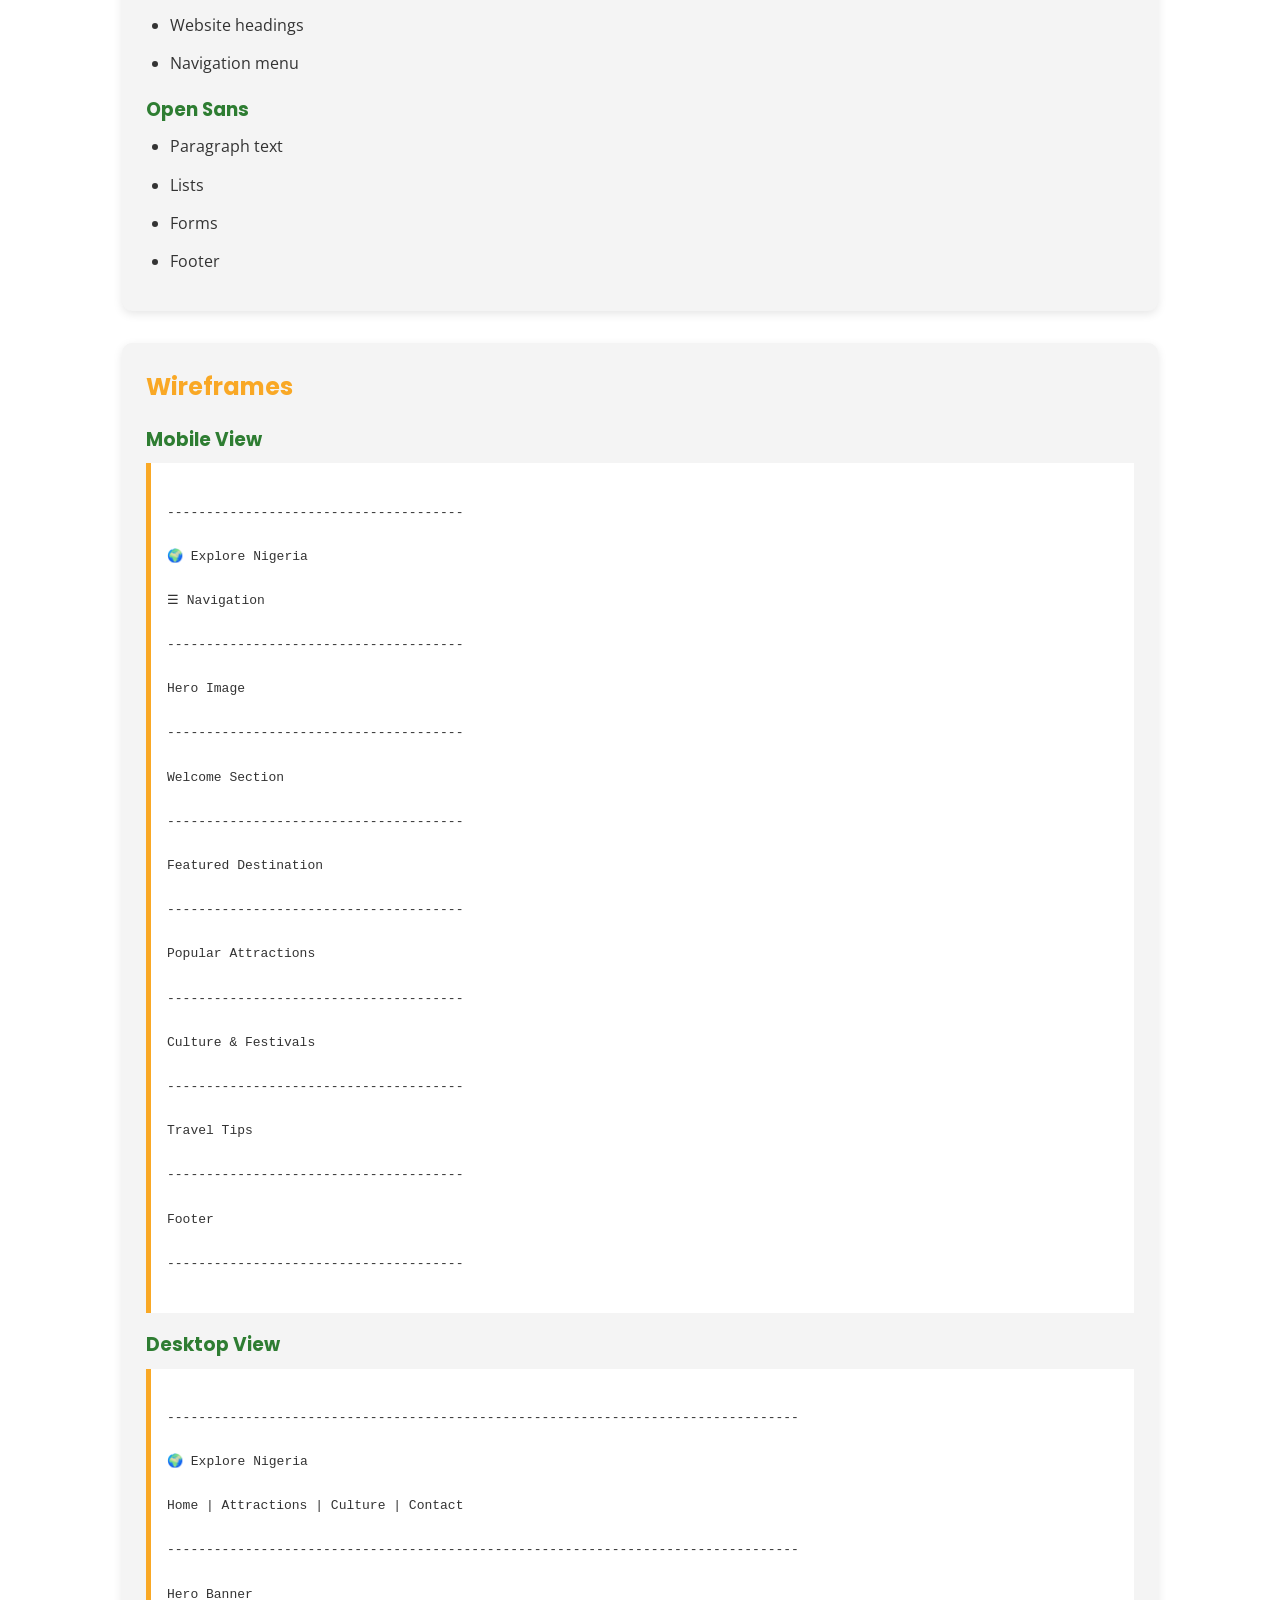
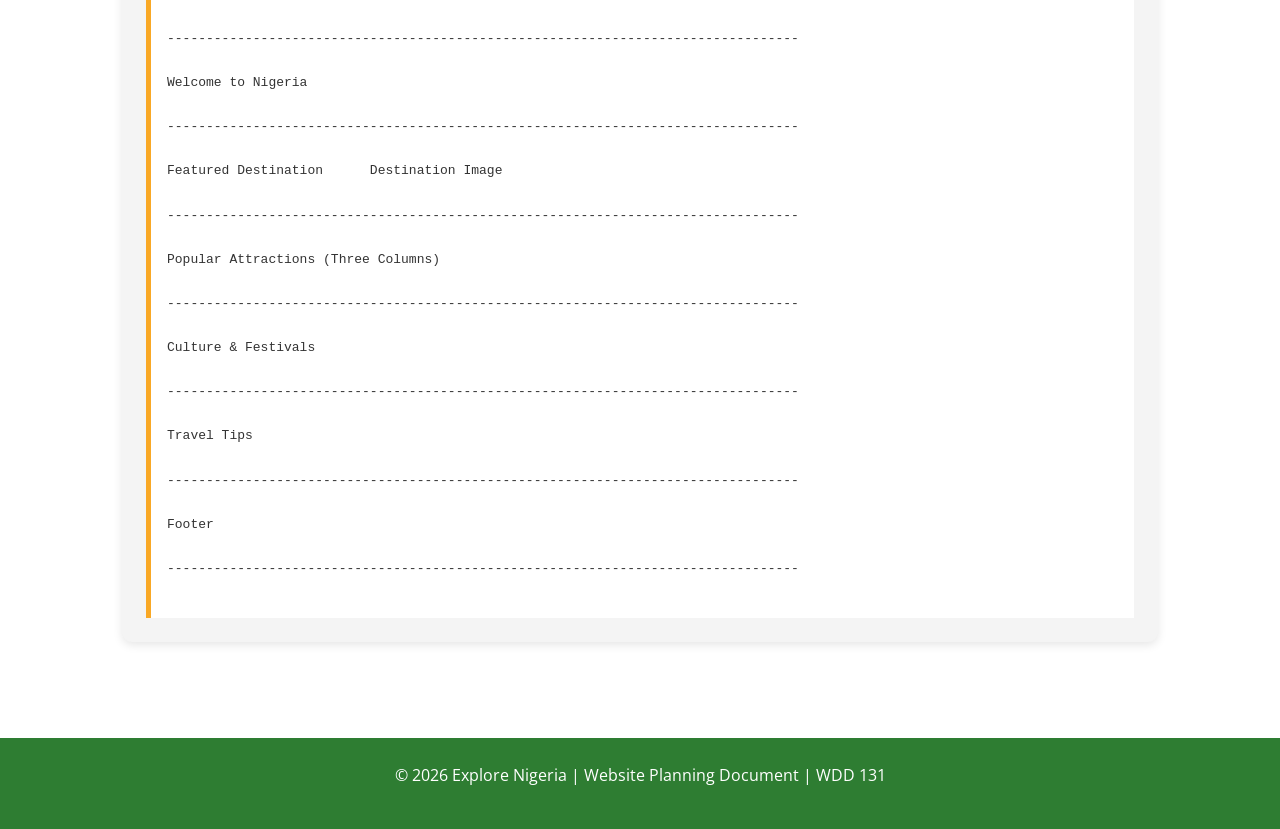
<file: project/siteplan.html>
<!DOCTYPE html>
<html lang="en">

<head>
    <meta charset="UTF-8">
    <meta name="viewport" content="width=device-width, initial-scale=1.0">
    <meta name="description"
        content="Website planning document for Explore Nigeria, outlining the site's purpose, target audience, color scheme, typography, and wireframe layouts.">
    <meta name="author" content="I.J. Boniface">

    <title>Explore Nigeria | Website Plan</title>

    <link rel="preconnect" href="https://fonts.googleapis.com">
    <link rel="preconnect" href="https://fonts.gstatic.com" crossorigin>
    <link rel="icon" href="images/favicon.ico">

    <link
        href="https://fonts.googleapis.com/css2?family=Open+Sans:wght@400;600&family=Poppins:wght@500;700&display=swap"
        rel="stylesheet">

    <link rel="stylesheet" href="siteplan.css">

</head>

<body>

    <header>
        <h1>
            <span class="logo">🌍</span>
            Explore Nigeria
        </h1>
        <p>Website Planning Document</p>
    </header>

    <main>

        <section id="site-name">

            <h2>Site Name</h2>

            <p><strong>Explore Nigeria</strong></p>

            <p>
                The name <strong>Explore Nigeria</strong> was chosen because it clearly represents
                the purpose of the website, which is to introduce visitors to Nigeria's geography,
                rich cultural heritage, famous tourist attractions, traditional festivals, and
                travel destinations. The name is simple, memorable, and encourages users to
                discover the beauty and diversity of Nigeria.
            </p>

        </section>

        <section id="purpose">

            <h2>Site Purpose</h2>

            <p>
                Explore Nigeria is an informational tourism website that provides visitors with
                reliable information about Nigeria's geography, cultural heritage, tourist
                attractions, festivals, and travel destinations.
            </p>

            <p>
                The website will also include a contact page where visitors can submit
                questions or feedback. JavaScript features will allow visitors to filter
                destinations, display featured attractions, validate form input,
                and save favorite destinations using localStorage.
            </p>

        </section>

        <section id="scenarios">

            <h2>Visitor Scenarios</h2>

            <ul>

                <li>What are the most popular tourist attractions in Nigeria?</li>

                <li>Which traditional festivals can visitors attend in different regions of Nigeria?</li>

                <li>Which destinations are best for wildlife and nature lovers?</li>

                <li>How can I send feedback or ask questions about a destination featured on the website?</li>

            </ul>

        </section>

        <section id="color-schema">

            <h2>Color Schema</h2>

            <table>

                <tr>
                    <th>Color</th>
                    <th>Hex Code</th>
                    <th>Usage</th>
                </tr>

                <tr>
                    <td>Forest Green</td>
                    <td>#2E7D32</td>
                    <td>Header, Navigation, Buttons</td>
                </tr>

                <tr>
                    <td>Gold</td>
                    <td>#F9A825</td>
                    <td>Headings, Highlights, Links</td>
                </tr>

                <tr>
                    <td>White</td>
                    <td>#FFFFFF</td>
                    <td>Background</td>
                </tr>

                <tr>
                    <td>Light Gray</td>
                    <td>#F4F4F4</td>
                    <td>Content Sections</td>
                </tr>

            </table>

        </section>

        <section id="typography">

            <h2>Typography</h2>

            <h3>Poppins</h3>

            <ul>
                <li>Website headings</li>
                <li>Navigation menu</li>
            </ul>

            <h3>Open Sans</h3>

            <ul>
                <li>Paragraph text</li>
                <li>Lists</li>
                <li>Forms</li>
                <li>Footer</li>
            </ul>

        </section>

        <section id="wireframes">

            <h2>Wireframes</h2>

            <h3>Mobile View</h3>

            <pre>

--------------------------------------

🌍 Explore Nigeria

☰ Navigation

--------------------------------------

Hero Image

--------------------------------------

Welcome Section

--------------------------------------

Featured Destination

--------------------------------------

Popular Attractions

--------------------------------------

Culture & Festivals

--------------------------------------

Travel Tips

--------------------------------------

Footer

--------------------------------------

</pre>

            <h3>Desktop View</h3>

            <pre>

---------------------------------------------------------------------------------

🌍 Explore Nigeria

Home | Attractions | Culture | Contact

---------------------------------------------------------------------------------

Hero Banner

---------------------------------------------------------------------------------

Welcome to Nigeria

---------------------------------------------------------------------------------

Featured Destination      Destination Image

---------------------------------------------------------------------------------

Popular Attractions (Three Columns)

---------------------------------------------------------------------------------

Culture & Festivals

---------------------------------------------------------------------------------

Travel Tips

---------------------------------------------------------------------------------

Footer

---------------------------------------------------------------------------------

</pre>

        </section>

    </main>

    <footer>

        <p>
            © 2026 Explore Nigeria | Website Planning Document | WDD 131
        </p>

    </footer>

</body>

</html>
</file>
<file: styles/base.css>
/* ---------- Global Styles ---------- */

* {
    margin: 0;
    padding: 0;
    box-sizing: border-box;
}

body {
    font-family: "Quicksand", sans-serif;
    background: #f4f4f4;
    color: #222;
    line-height: 1.6;
}

/* ---------- Header ---------- */

header {
    background: #27567e;
    color: white;
}

#course-title {
    display: block;
    text-align: center;
    font-size: 2rem;
    font-weight: 700;
    padding: 22px;
}

/* ---------- Navigation ---------- */

nav {
    display: flex;
    justify-content: space-evenly;
    align-items: center;
    background: #333;
}

nav a {
    flex: 1;
    text-align: center;
    color: white;
    text-decoration: none;
    padding: 16px;
    font-weight: 600;
    transition: 0.3s;
}

nav a:hover {
    background: #27567e;
}

/* ---------- Main ---------- */

main {
    max-width: 1100px;
    margin: 30px auto;
    display: grid;
    grid-template-columns: 2fr 1fr;
    gap: 25px;
}

main h1 {
    grid-column: 1 / 3;
    text-align: center;
    font-size: 2rem;
    color: #222;
    margin-bottom: -5px;
}

/* ---------- Cards ---------- */

.card {
    background: white;
    border: 1px solid #bfbfbf;
    border-radius: 12px;
    overflow: hidden;
}

.card h2 {
    background: #27567e;
    color: white;
    text-align: center;
    padding: 14px;
    font-size: 1.4rem;
}

/* ---------- About Section ---------- */

.about-container {
    display: grid;
    grid-template-columns: 2fr 180px;
    gap: 20px;
    padding: 25px;
    align-items: start;
}

.about-text p {
    text-align: justify;
}

.profile-image {
    text-align: center;
}

.profile-image img {
    width: 170px;
    border-radius: 4px;
}

/* ---------- Country ---------- */

.country-title {
    text-align: center;
    padding: 5px 20px;
}

.country-title h3 {
    font-size: 1.3rem;
    display: inline-block;
    border-bottom: 1px solid #bdbdbd;
    padding-bottom: 8px;
    width: 80%;
}

.country-container {
    display: grid;
    grid-template-columns: 180px 1fr;
    gap: 20px;
    padding: 20px 25px 30px;
}

.country-container figure {
    text-align: center;
}

.country-container img {
    width: 140px;
    border: 1px solid #ccc;
}

.country-container figcaption {
    margin-top: 8px;
    font-style: italic;
    font-size: .9rem;
}

/* ---------- Resources ---------- */

.resources {
    display: flex;
    justify-content: center;
    align-items: center;
    height: calc(100% - 60px);
    padding: 30px;
}

.resources ul {
    width: 100%;
}

.resources li {
    margin: 14px 0;
}

.resources a {
    color: #0056b3;
    font-weight: 600;
}

.resources a:hover {
    color: #c0392b;
}

/* ---------- Footer ---------- */

footer {
    background: #27567e;
    color: white;
    text-align: center;
    padding: 22px;
    margin-top: 35px;
}

footer p:first-child {
    margin-bottom: 8px;
}

#lastModified {
    color: #ffd54f;
    font-size: .95rem;
}

/* ---------- Responsive ---------- */

@media screen and (max-width: 850px) {

    nav {
        flex-direction: column;
    }

    nav a {
        width: 100%;
    }

    main {
        grid-template-columns: 1fr;
        margin: 20px;
    }

    main h1 {
        grid-column: auto;
    }

    .about-container,
    .country-container {
        grid-template-columns: 1fr;
        text-align: center;
    }

    .about-text p,
    .country-container p {
        text-align: left;
    }

    .profile-image img {
        width: 180px;
    }

    .country-title h3 {
        width: 100%;
    }

}
</file>
<file: project/styles/style.css>
:root {
    --primary: #2E7D32;
    --secondary: #B26A00;
    --background: #FFFFFF;
    --light: #F4F4F4;
    --text: #333333;
    --shadow: 0 4px 12px rgba(0, 0, 0, 0.1);
    --radius: 10px;
}
* {
    margin: 0;
    padding: 0;
    box-sizing: border-box;
}

html {
    scroll-behavior: smooth;
}

body {
    font-family: "Open Sans", sans-serif;
    color: var(--text);
    background: var(--background);
    line-height: 1.6;
}

/* ---------- HEADER ---------- */

header {
    background: var(--primary);
    color: white;

    display: flex;
    justify-content: space-between;
    align-items: center;

    padding: 1rem 5%;
}

.logo {
    font-family: "Poppins", sans-serif;
    font-size: 1.6rem;
    font-weight: bold;
}

nav ul {
    display: flex;
    list-style: none;
    gap: 2rem;
}

nav a {
    color: white;
    text-decoration: none;
    font-weight: 600;
}

nav a:hover,
nav a:focus,
nav .active {
    color: #FFD54F;
}

#menuButton {
    display: none;
    font-size: 1.8rem;
    background: none;
    border: none;
    color: white;
    cursor: pointer;
}

/* ---------- HERO ---------- */

.hero {
    position: relative;
}

.hero img {
    width: 100%;
    height: 70vh;
    object-fit: cover;
}

.hero-text {
    position: absolute;
    top: 50%;
    left: 10%;

    transform: translateY(-50%);

    color: white;
    max-width: 550px;
}

.hero-text h1 {
    font-family: "Poppins", sans-serif;
    font-size: 3rem;
    margin-bottom: 1rem;
}

.hero-text p {
    margin-bottom: 1.5rem;
}

.button {
    display: inline-block;
    background: var(--secondary);
    color: white;
    text-decoration: none;
    padding: .8rem 1.5rem;
    border-radius: var(--radius);
    font-weight: bold;
    transition: background .3s ease;
}

.button:hover {
    background: #8A5300;
}

/* ---------- GENERAL ---------- */

main {
    width: min(1200px, 95%);
    margin: auto;
}

section {
    margin: 3rem 0;
}

h1,
h2,
h3 {
    font-family: "Poppins", sans-serif;
    color: var(--secondary);
    margin-bottom: 1rem;
}

.page-banner {
    text-align: center;
    padding: 2rem 0;
}

/* ---------- CARDS ---------- */

.card-container {

    display: grid;

    grid-template-columns: repeat(auto-fit, minmax(300px, 1fr));

    gap: 2rem;
}

.card {

    background: white;

    border-radius: var(--radius);

    overflow: hidden;

    box-shadow: var(--shadow);

    transition: .3s;
}

.card:hover {
    transform: translateY(-6px);
    box-shadow: 0 8px 18px rgba(0, 0, 0, 0.18);
}

.card img {

    width: 100%;

    height: 220px;

    object-fit: cover;
}

.card h3 {
    padding: 1rem;
}

.card p {
    padding: 0 1rem 1rem;
}

.card button {
    margin: 1rem;
    background: var(--primary);
    color: white;
    border: none;
    padding: .8rem;
    border-radius: 5px;
    cursor: pointer;
    transition: background .3s ease, transform .3s ease;
}

.card button:hover {
    background: #256428;
    transform: scale(1.03);
}

/* ---------- FILTER ---------- */

.filter-controls {

    display: flex;

    gap: 1rem;

    flex-wrap: wrap;

    margin-top: 1rem;
}

.filter-controls input,
.filter-controls select {

    padding: .8rem;

    flex: 1;

    border: 1px solid #ccc;

    border-radius: 5px;
}

/* ---------- FORM ---------- */

.form-section {

    max-width: 700px;

    margin: auto;
}

.form-group {

    margin-bottom: 1.5rem;
}

.form-group label {

    display: block;

    margin-bottom: .5rem;

    font-weight: bold;
}

.form-group input,
.form-group textarea,
.form-group select {

    width: 100%;

    padding: .8rem;

    border: 1px solid #ccc;

    border-radius: 5px;

    font-size: 1rem;
}

textarea {

    resize: vertical;
}

form button {
    background: var(--primary);
    color: white;
    border: none;
    padding: 1rem;
    width: 100%;
    border-radius: 5px;
    cursor: pointer;
    transition: background .3s ease, transform .3s ease;
}

form button:hover {
    background: #256428;
    transform: scale(1.02);
}
#formResponse {

    margin-top: 2rem;

    font-weight: bold;

    color: var(--primary);
}

/* ---------- FAVORITES ---------- */

#favoriteDestination {

    background: var(--light);

    padding: 1.5rem;

    border-radius: var(--radius);
}

/* ---------- FOOTER ---------- */

footer {

    margin-top: 4rem;

    background: var(--primary);

    color: white;

    text-align: center;

    padding: 2rem;
}

footer a {

    color: var(--secondary);

    text-decoration: none;
}

/* ---------- ACCESSIBILITY ---------- */

a:focus,
button:focus,
input:focus,
select:focus,
textarea:focus {
    outline: 3px solid #FFD54F;
    outline-offset: 3px;
}

/* ---------- MOBILE ---------- */

@media (max-width:768px) {

    header {

        flex-wrap: wrap;
    }

    #menuButton {

        display: block;
    }

    nav {

        width: 100%;

        display: none;
    }

    nav.open {

        display: block;
    }

    nav ul {

        flex-direction: column;

        margin-top: 1rem;

        gap: 1rem;
    }

  .hero-text {
      position: static;
      top: auto;
      left: auto;
      transform: none;
      background: var(--primary);
      padding: 2rem;
  }
    .hero img {

        height: 300px;
    }

    .hero-text h1 {

        font-size: 2rem;
    }
}
</file>
<file: Week01/styles/base.css>
/* ---------- Global Styles ---------- */

* {
    margin: 0;
    padding: 0;
    box-sizing: border-box;
}

body {
    font-family: "Quicksand", sans-serif;
    background: #f4f4f4;
    color: #222;
    line-height: 1.6;
}

/* ---------- Header ---------- */

header {
    background: #27567e;
    color: white;
}

#course-title {
    display: block;
    text-align: center;
    font-size: 2rem;
    font-weight: 700;
    padding: 22px;
}

/* ---------- Navigation ---------- */

nav {
    display: flex;
    justify-content: space-evenly;
    align-items: center;
    background: #333;
}

nav a {
    flex: 1;
    text-align: center;
    color: white;
    text-decoration: none;
    padding: 16px;
    font-weight: 600;
    transition: 0.3s;
}

nav a:hover {
    background: #27567e;
}

/* ---------- Main ---------- */

main {
    max-width: 1100px;
    margin: 30px auto;
    display: grid;
    grid-template-columns: 2fr 1fr;
    gap: 25px;
}

main h1 {
    grid-column: 1 / 3;
    text-align: center;
    font-size: 2rem;
    color: #222;
    margin-bottom: -5px;
}

/* ---------- Cards ---------- */

.card {
    background: white;
    border: 1px solid #bfbfbf;
    border-radius: 12px;
    overflow: hidden;
}

.card h2 {
    background: #27567e;
    color: white;
    text-align: center;
    padding: 14px;
    font-size: 1.4rem;
}

/* ---------- About Section ---------- */

.about-container {
    display: grid;
    grid-template-columns: 2fr 180px;
    gap: 20px;
    padding: 25px;
    align-items: start;
}

.about-text p {
    text-align: justify;
}

.profile-image {
    text-align: center;
}

.profile-image img {
    width: 170px;
    border-radius: 4px;
}

/* ---------- Country ---------- */

.country-title {
    text-align: center;
    padding: 5px 20px;
}

.country-title h3 {
    font-size: 1.3rem;
    display: inline-block;
    border-bottom: 1px solid #bdbdbd;
    padding-bottom: 8px;
    width: 80%;
}

.country-container {
    display: grid;
    grid-template-columns: 180px 1fr;
    gap: 20px;
    padding: 20px 25px 30px;
}

.country-container figure {
    text-align: center;
}

.country-container img {
    width: 140px;
    border: 1px solid #ccc;
}

.country-container figcaption {
    margin-top: 8px;
    font-style: italic;
    font-size: .9rem;
}

/* ---------- Resources ---------- */

.resources {
    display: flex;
    justify-content: center;
    align-items: center;
    height: calc(100% - 60px);
    padding: 30px;
}

.resources ul {
    width: 100%;
}

.resources li {
    margin: 14px 0;
}

.resources a {
    color: #0056b3;
    font-weight: 600;
}

.resources a:hover {
    color: #c0392b;
}

/* ---------- Footer ---------- */

footer {
    background: #27567e;
    color: white;
    text-align: center;
    padding: 22px;
    margin-top: 35px;
}

footer p:first-child {
    margin-bottom: 8px;
}

#lastModified {
    color: #ffd54f;
    font-size: .95rem;
}

/* ---------- Responsive ---------- */

@media screen and (max-width: 850px) {

    nav {
        flex-direction: column;
    }

    nav a {
        width: 100%;
    }

    main {
        grid-template-columns: 1fr;
        margin: 20px;
    }

    main h1 {
        grid-column: auto;
    }

    .about-container,
    .country-container {
        grid-template-columns: 1fr;
        text-align: center;
    }

    .about-text p,
    .country-container p {
        text-align: left;
    }

    .profile-image img {
        width: 180px;
    }

    .country-title h3 {
        width: 100%;
    }

}
</file>
<file: styles/form.css>
* {
    box-sizing: border-box;
}


/* Body */

body {
    margin: 0;
    padding: 1.5rem 0.75rem 0;
    background-color: #f4fff4;
    color: #111111;
    font-family: Arial, Helvetica, sans-serif;
    font-size: 14px;
}


/* Header */

header {
    width: min(100%, 338px);
    margin: 0 auto 0.8rem;
    padding: 0.8rem 0.5rem;
    background-color: #35002f;
    color: #ffffff;
    text-align: center;
}

header h1 {
    margin: 0;
    font-size: 1.35rem;
}

header p {
    display: none;
}


/* Main */

main {
    width: min(100%, 338px);
    margin: 0 auto;
}


/* Form */

form {
    margin: 0;
    padding: 1rem;
    background-color: #fffaf2;
    border: 1px solid #777777;
    border-radius: 4px;
}


/* Fieldsets */

form>fieldset {
    border: none;
    padding: 0;
    margin: 0;
}

legend {
    font-weight: bold;
    padding: 0;
}


/* General form groups */

.form-group {
    margin-bottom: 1.2rem;
}


/* Labels */

label {
    display: block;
    margin-bottom: 0.35rem;
    font-weight: bold;
}


/* Required indicator */

.required {
    color: #b00020;
    font-weight: bold;
}


/* Optional indicator */

.optional {
    color: #333333;
    font-size: 0.8rem;
    font-weight: normal;
}


/* Form controls */

input[type="date"],
input[type="text"],
select,
textarea {
    width: 100%;
    min-height: 38px;
    padding: 0.55rem;
    border: 1px solid #666666;
    border-radius: 2px;
    background-color: #ffffff;
    color: #111111;
    font-family: inherit;
    font-size: 0.9rem;
}

textarea {
    min-height: 85px;
    resize: vertical;
}


.rating-options {
    display: flex;
    justify-content: space-between;
    align-items: flex-start;
    width: 100%;
}

.rating-option {
    display: flex;
    flex-direction: column;
    align-items: center;
    margin: 0;
}

.rating-option .star {
    font-size: 0.95rem;
    line-height: 1;
    color: #111111;
    letter-spacing: -2px;
    margin-bottom: 0.35rem;
}

.rating-option input[type="radio"] {
    width: 19px;
    height: 19px;
    margin: 0;
    cursor: pointer;
}

.rating-option label {
    position: absolute;
    width: 1px;
    height: 1px;
    padding: 0;
    margin: -1px;
    overflow: hidden;
    clip: rect(0, 0, 0, 0);
    white-space: nowrap;
    border: 0;
}

/* Date of Installation */

.installation-group {
    margin-bottom: 1.5rem;
}


/* Useful Features */

.features-fieldset {
    border: 1px solid #666666;
    border-radius: 4px;
    padding: 0.7rem;
    margin: 0 0 2rem;
}

.features-fieldset legend {
    margin-bottom: 0.35rem;
}

.features-fieldset legend em {
    font-weight: normal;
}

.checkbox-group {
    display: flex;
    flex-direction: column;
    gap: 0.25rem;
}

.checkbox-group label {
    display: flex;
    align-items: center;
    gap: 0.45rem;
    margin: 0;
    font-weight: bold;
    cursor: pointer;
}

.checkbox-group input[type="checkbox"] {
    width: 19px;
    height: 19px;
    margin: 0;
    cursor: pointer;
}


/* Submit Button */

.submit-button {
    width: 100%;
    min-height: 38px;
    padding: 0.5rem;
    border: 1px solid #555555;
    border-radius: 2px;
    background-color: #eeeeee;
    color: #111111;
    font-size: 1.1rem;
    font-weight: bold;
    cursor: pointer;
}

.submit-button:hover {
    background-color: #ffffff;
}


/* Keyboard Focus */

.submit-button:focus {
    outline: 3px solid #005fcc;
    outline-offset: 2px;
}

input:focus,
select:focus,
textarea:focus {
    outline: 3px solid #005fcc;
    outline-offset: 2px;
}


/* Footer */

footer {
    width: min(100%, 338px);
    margin: 0.9rem auto 0;
    padding: 0.8rem 0.5rem;
    background-color: #35002f;
    color: #ffffff;
    text-align: center;
    font-size: 0.85rem;
}

footer p {
    margin: 0.25rem 0;
    line-height: 1.4;
}

#lastModified {
    font-size: 0.75rem;
}


/* Confirmation Page */

.confirmation {
    background-color: #fffaf2;
    padding: 1.5rem;
    border: 1px solid #777777;
    border-radius: 4px;
    text-align: center;
}

.confirmation h2 {
    margin-top: 0;
    color: #35002f;
}

.confirmation strong {
    font-size: 1.5rem;
}

.return-link {
    display: inline-block;
    margin-top: 1rem;
    padding: 0.7rem 1rem;
    background-color: #35002f;
    color: #ffffff;
    text-decoration: none;
    font-weight: bold;
}

.return-link:focus,
.return-link:hover {
    background-color: #50004a;
}


/* Desktop */

@media screen and (min-width: 600px) {

    body {
        padding-top: 2rem;
    }

    header,
    main,
    footer {
        width: min(90%, 500px);
    }

    form {
        padding: 1.5rem;
    }

    header h1 {
        font-size: 1.6rem;
    }

}
</file>
<file: styles/place.css>
:root {
    --red: #806b6f;
    --green: #007a4d;
    --white: #ffffff;
    --light: #f7f7f7;
    --text: #222;
    --shadow: 0 6px 16px rgba(0, 0, 0, .18);
}

* {
    margin: 0;
    padding: 0;
    box-sizing: border-box;
}

body {
    font-family: Arial, Helvetica, sans-serif;
    background: #e9f8e7;
    color: var(--text);
}

header {
    background: var(--red);
    color: white;
    text-align: center;
    padding: 1.2rem;
    border-bottom: 14px solid var(--green);
}

header h1 {
    font-size: 2rem;
    font-weight: 700;
}

main {
    max-width: 390px;
    margin: auto;
    background: white;
}

.hero {
    position: relative;
}

.hero picture,
.hero img {
    display: block;
    width: 100%;
}

.hero img {
    height: auto;
}


.card {
    background: white;
}

.card-title {
    display: flex;
    justify-content: center;
    align-items: center;
    padding-top: 1rem;
}

.card-title h2 {
    font-size: 2rem;
    font-weight: 700;
}

.card-content {
    padding: 1rem 0 1.8rem;
}

.card-content p {
    display: flex;
    justify-content: center;
    gap: .35rem;
    margin: .55rem 0;
    font-size: .95rem;
}

.card-content strong {
    font-weight: 700;
}


.weather-icon {
    display: block;
    width: 40px;
    height: auto;
    margin: .75rem auto;
}

.weather-title {
    display: block;
    text-align: center;
}

.weather-title h2 {
    margin-bottom: .5rem;
}


footer {
    max-width: 390px;
    margin: auto;
    background: var(--red);
    color: white;
    text-align: center;
    padding: 1rem;
    line-height: 1.6;
    font-size: .9rem;
}

.data-card,
.weather-card {
    position: static;
}


.data-card {
    border-top: 4px solid var(--red);
}

.weather-card {
    border-top: 1px solid #ddd;
}
</file>
<file: styles/place-large.css>
/* ================================
   Desktop View (768px and wider)
   ================================ */

@media screen and (min-width: 768px) {

    body {
        background: #eaf9e8;
    }

    main {
        max-width: 100%;
        margin: 0;
    }

    /* ---------- Header ---------- */

    header {
        padding: 1.6rem;
    }

    header h1 {
        font-size: 3.2rem;
    }

    /* ---------- Hero ---------- */

    .hero {
        position: relative;
        width: 100%;
    }

    .hero picture,
    .hero picture img {
        display: block;
        width: 100%;
    }

    .hero picture img {
        height: 640px;
        object-fit: cover;
    }

    /* ---------- Floating Cards ---------- */

    .card {
        position: absolute;
        background: rgba(255, 255, 255, .82);
        backdrop-filter: blur(3px);
        box-shadow: 0 10px 25px rgba(0, 0, 0, .25);
        overflow: hidden;
    }

    /* DATA */

    .data-card {

        top: 35px;
        left: 18px;

        width: 270px;

    }

    /* WEATHER */

    .weather-card {

        right: 14px;
        bottom: 32px;

        width: 230px;

    }

    /* ---------- Green Ribbon ---------- */

    .card-title {

        width: 88%;
        background: #11824d;

        color: white;

        padding: 16px;

        justify-content: flex-start;

    }

    .card-title h2 {

        font-size: 1.25rem;
        font-weight: bold;

    }

    /* ---------- Content ---------- */

    .card-content {

        padding: 18px;

    }

    .card-content p {

        display: flex;
        justify-content: flex-end;

        gap: 8px;

        margin: 10px 0;

        font-size: 1rem;

    }

    /* ---------- Weather ---------- */

    .weather-title {

        display: flex;
        justify-content: space-between;
        align-items: center;

    }

    /* Hide SVG on desktop */

    .weather-icon {

        display: none;

    }

    /* Emoji after Weather */

    .weather-title h2::after {

        content: " ⛅";

        font-size: 1.4rem;

    }

    /* ---------- Footer ---------- */

    footer {

        max-width: none;

        margin: 0;

        padding: 1.3rem;

        font-size: 1.15rem;

    }

}
</file>
<file: styles/temples.css>
* {
    margin: 0;
    padding: 0;
    box-sizing: border-box;
}

body {
    font-family: Roboto, sans-serif;
    background: #fff;
}

header {
    background: #4b1676;
    color: white;
    display: flex;
    justify-content: space-between;
    align-items: center;
    padding: 1rem;
    position: relative;
}

header h2 {
    font-family: Merriweather, serif;
    font-size: 1.4rem;
}

#menu {
    font-size: 2rem;
    background: none;
    border: none;
    color: white;
    cursor: pointer;
}

#menu::before {
    content: "☰";
}

#menu.open::before {
    content: "✖";
}

/* Flexbox Navigation */

nav {
    display: flex;
    flex-direction: column;
    position: absolute;
    top: 100%;
    left: 0;
    width: 100%;
    background: #4b1676;
}

nav a {
    display: none;
    color: white;
    text-decoration: none;
    text-align: center;
    padding: 1rem;
    transition: .3s;
}

nav.open a {
    display: block;
}

nav a:hover {
    background: white;
    color: #4b1676;
}

main {
    max-width: 1000px;
    margin: 0 auto;
    padding: 1rem;
}

h1 {
    text-align: center;
    margin: 1rem 0;
}

.gallery {
    display: grid;
    grid-template-columns: 1fr;
    gap: 1.5rem;
}

figure {
    text-align: center;
}

figure img {
    width: 100%;
    height: auto;
    border-radius: 6px;
}

figcaption {
    margin-top: .5rem;
    font-size: .95rem;
    font-weight: bold;
}

footer {
    background: #4b1676;
    color: white;
    text-align: center;
    padding: 1rem;
    margin-top: 2rem;
}
</file>
<file: styles/temples-large.css>
@media screen and (min-width:768px) {

    #menu {
        display: none;
    }

    header {
        display: flex;
        justify-content: space-between;
        align-items: center;
    }

    nav {
        position: static;
        flex-direction: row;
        width: auto;
        background: none;
    }

    nav a {
        display: block;
        padding: .75rem 1rem;
    }

    .gallery {
        grid-template-columns: repeat(3, 1fr);
    }

}
</file>
<file: project/siteplan.css>
/* Google Fonts are linked in the HTML file */

/* Color Variables */
:root {
    --primary-color: #2E7D32;
    --secondary-color: #F9A825;
    --background-color: #FFFFFF;
    --section-color: #F4F4F4;
    --text-color: #333333;
}

/* Reset */
* {
    margin: 0;
    padding: 0;
    box-sizing: border-box;
}

/* Body */

body {
    font-family: "Open Sans", sans-serif;
    background-color: var(--background-color);
    color: var(--text-color);
    line-height: 1.7;
    min-height: 100vh;
}

/* Header */

header {
    background-color: var(--primary-color);
    color: white;
    text-align: center;
    padding: 2rem;
}

header h1 {
    font-family: "Poppins", sans-serif;
    font-size: 2.5rem;
}

header p {
    margin-top: .5rem;
}

/* Main */

main {
    max-width: 1100px;
    margin: auto;
    padding: 2rem;
}

/* Sections */

section {
    background: var(--section-color);
    margin-bottom: 2rem;
    padding: 1.5rem;
    border-radius: 10px;
    box-shadow: 0 3px 10px rgba(0, 0, 0, .1);
}

section:hover {
    transform: translateY(-3px);
    transition: .3s;
}

/* Headings */

h2 {
    font-family: "Poppins", sans-serif;
    color: var(--secondary-color);
    margin-bottom: 1rem;
}

h3 {
    font-family: "Poppins", sans-serif;
    color: var(--primary-color);
    margin-top: 1rem;
    margin-bottom: .5rem;
}

/* Paragraphs */

p {
    margin-bottom: 1rem;
}

/* Lists */

ul {
    margin-left: 1.5rem;
}

li {
    margin-bottom: .7rem;
}

/* Table */

table {
    width: 100%;
    border-collapse: collapse;
    margin-top: 1rem;
    display: block;
    overflow-x: auto;
}

th,
td {
    border: 1px solid #ddd;
    padding: .9rem;
    text-align: left;
}

th {
    background: var(--primary-color);
    color: white;
}

tr:nth-child(even) {
    background: white;
}

/* Wireframe */

pre {
    background: white;
    border-left: 5px solid var(--secondary-color);
    padding: 1rem;
    overflow-x: auto;
    font-family: monospace;
}

/* Footer */

footer {
    background: var(--primary-color);
    color: white;
    text-align: center;
    padding: 1.5rem;
    margin-top: 2rem;

}

/* Links */

a {
    color: var(--secondary-color);
    text-decoration: none;
}

a:hover {
    text-decoration: underline;
}

/* Responsive Design */

@media screen and (max-width: 768px) {

    main {
        padding: 1rem;
    }

    header h1 {
        font-size: 2rem;
    }

    table {
        font-size: .9rem;
    }

    pre {
        font-size: .8rem;
    }

}

.logo {
    font-size: 2.8rem;
    margin-right: .3rem;
}
</file>
